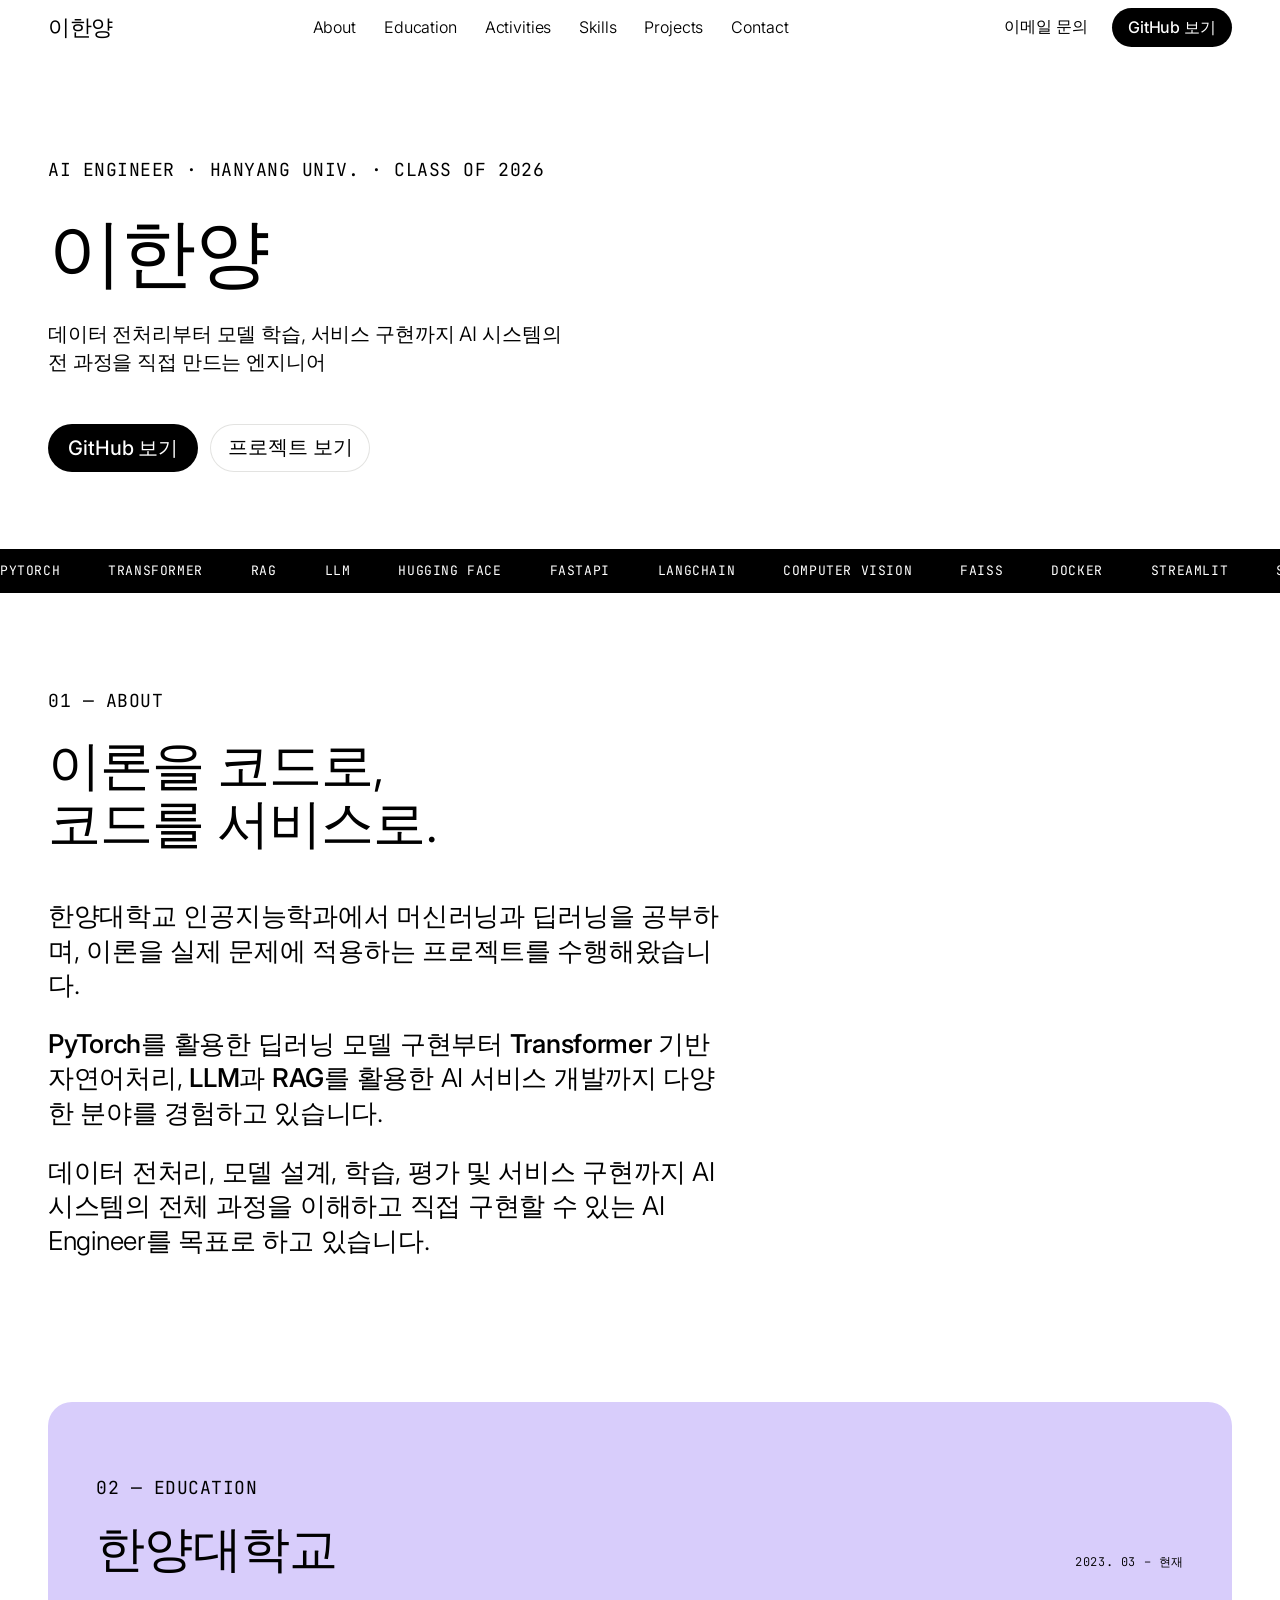
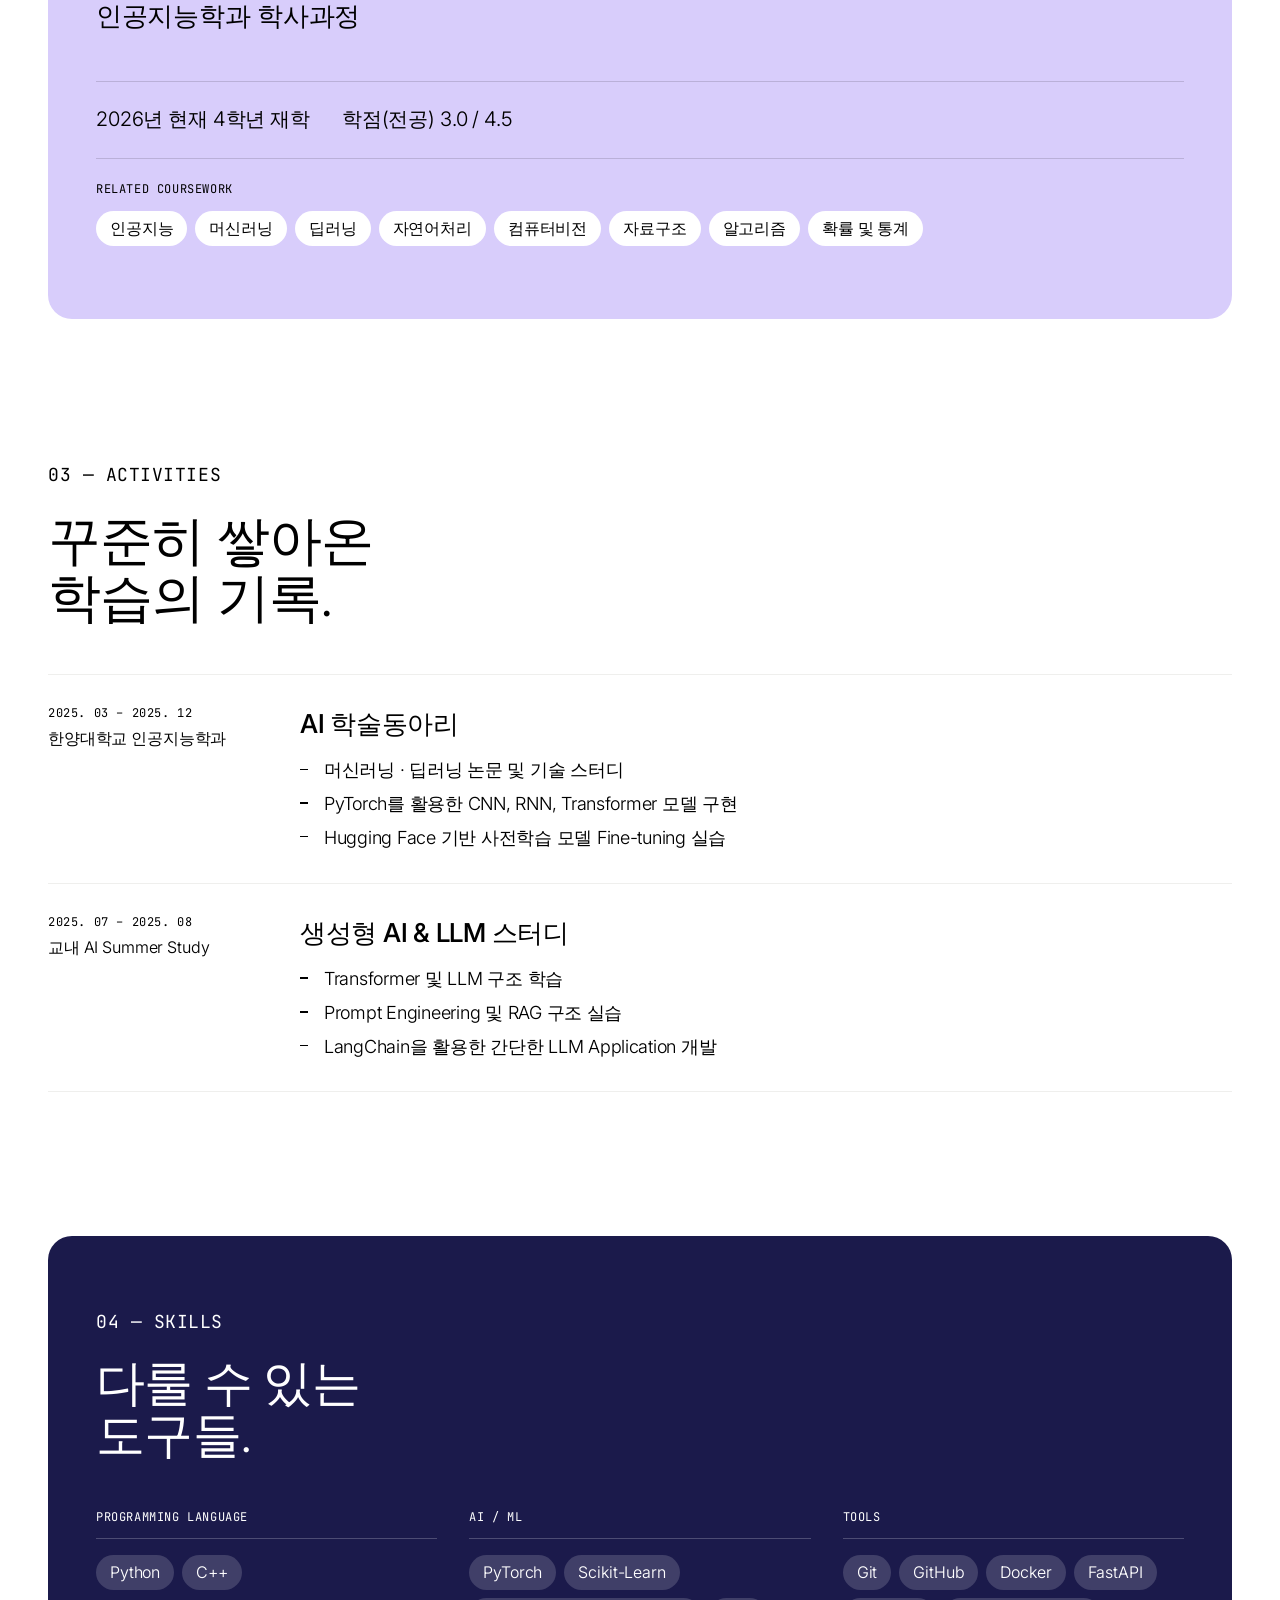
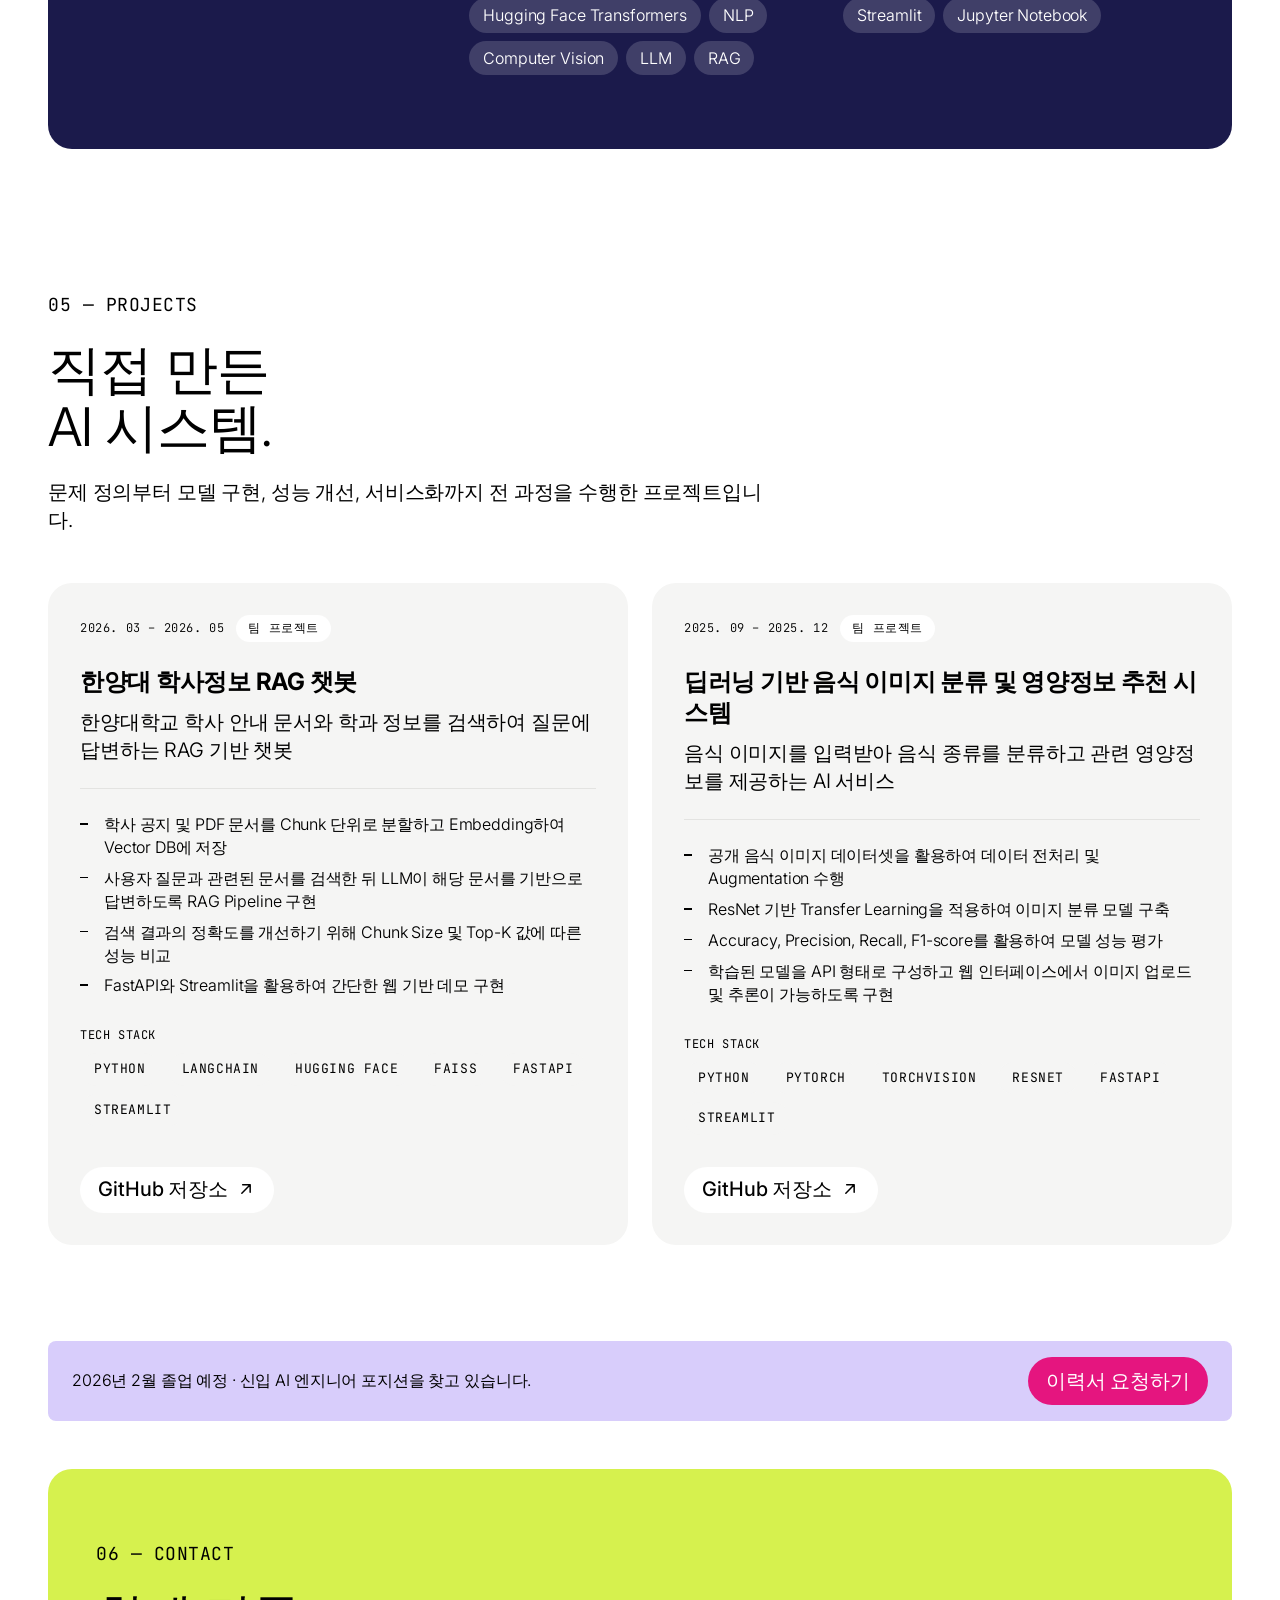
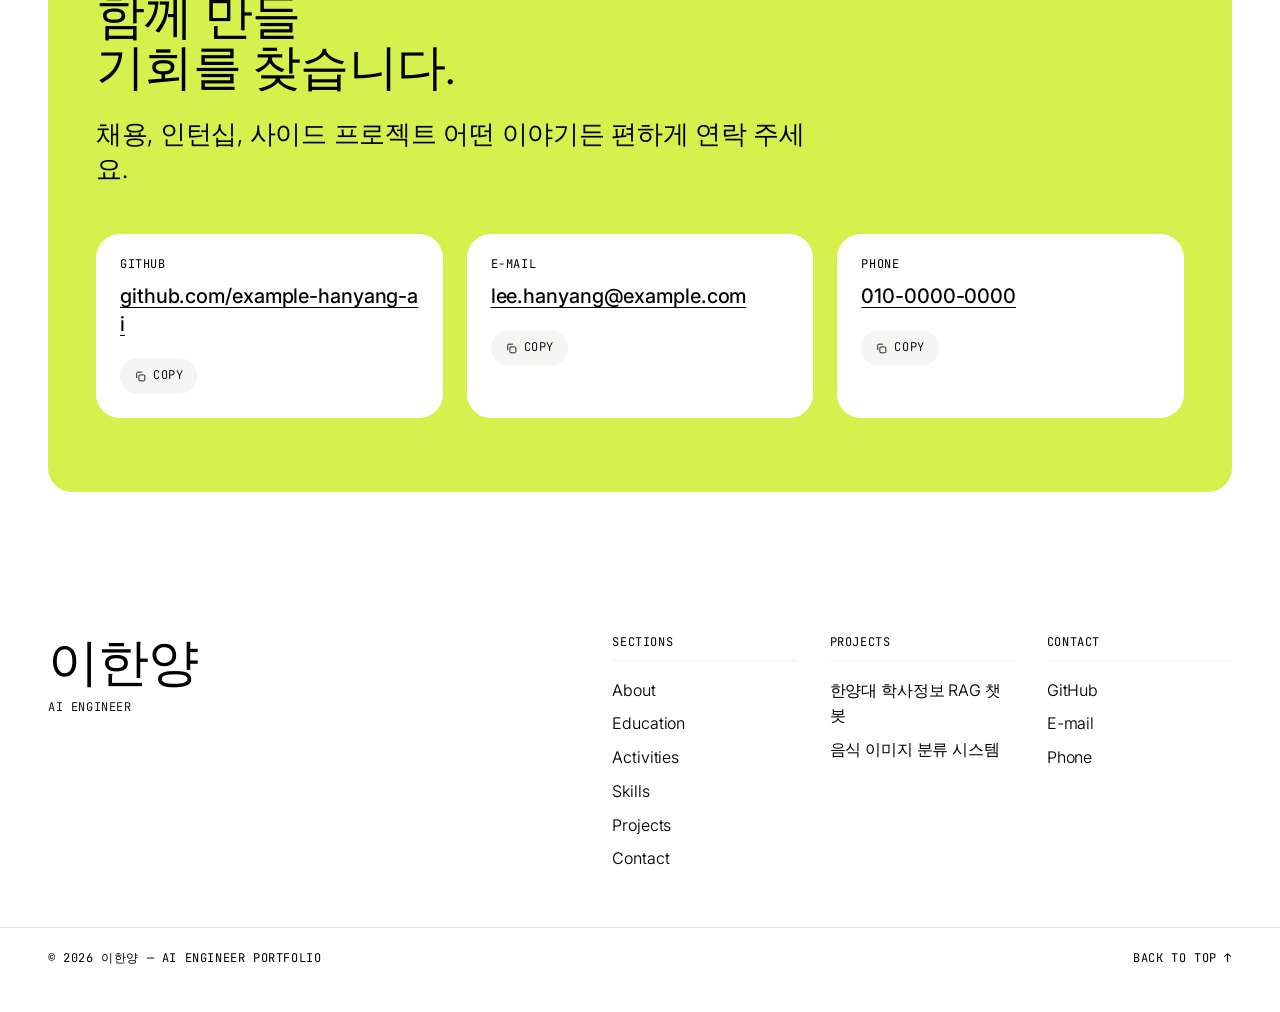
<file: ClaudewithVscode/task1/index.html>
<!DOCTYPE html>
<html lang="ko">
<head>
  <meta charset="UTF-8" />
  <meta name="viewport" content="width=device-width, initial-scale=1.0" />

  <title>이한양 | AI Engineer 포트폴리오</title>
  <meta name="description" content="한양대학교 인공지능학과 이한양의 포트폴리오. PyTorch 기반 딥러닝 모델 구현부터 LLM·RAG를 활용한 AI 서비스 개발까지, AI 시스템 전 과정을 직접 구현합니다." />
  <meta name="author" content="이한양" />
  <meta name="theme-color" content="#FFFFFF" />
  <link rel="canonical" href="https://example-hanyang-ai.github.io/" />

  <!-- Open Graph / Twitter Card -->
  <meta property="og:type" content="website" />
  <meta property="og:site_name" content="이한양 | AI Engineer 포트폴리오" />
  <meta property="og:title" content="이한양 | AI Engineer 포트폴리오" />
  <meta property="og:description" content="데이터 전처리부터 모델 학습, 서비스 구현까지 AI 시스템의 전 과정을 직접 만드는 엔지니어." />
  <meta property="og:url" content="https://example-hanyang-ai.github.io/" />
  <meta property="og:image" content="https://example-hanyang-ai.github.io/assets/img/og-image.png" />
  <meta property="og:image:width" content="1200" />
  <meta property="og:image:height" content="630" />
  <meta name="twitter:card" content="summary_large_image" />
  <meta name="twitter:title" content="이한양 | AI Engineer 포트폴리오" />
  <meta name="twitter:description" content="데이터 전처리부터 모델 학습, 서비스 구현까지 AI 시스템의 전 과정을 직접 만드는 엔지니어." />
  <meta name="twitter:image" content="https://example-hanyang-ai.github.io/assets/img/og-image.png" />

  <link rel="icon" href="assets/img/favicon.svg" type="image/svg+xml" />

  <!-- figmaSans → Inter / figmaMono → JetBrains Mono (문서에 명시된 오픈소스 대체 폰트) -->
  <link rel="preconnect" href="https://fonts.googleapis.com" />
  <link rel="preconnect" href="https://fonts.gstatic.com" crossorigin />
  <link
    rel="stylesheet"
    href="https://fonts.googleapis.com/css2?family=Inter:opsz,wght@14..32,100..900&family=JetBrains+Mono:wght@400;500&display=swap"
  />
  <link rel="stylesheet" href="assets/css/style.css" />

  <!-- JSON-LD Person 스키마 -->
  <script type="application/ld+json">
  {
    "@context": "https://schema.org",
    "@type": "Person",
    "name": "이한양",
    "jobTitle": "AI Engineer",
    "email": "mailto:lee.hanyang@example.com",
    "url": "https://example-hanyang-ai.github.io/",
    "sameAs": ["https://github.com/example-hanyang-ai"],
    "alumniOf": {
      "@type": "CollegeOrUniversity",
      "name": "한양대학교 인공지능학과"
    },
    "knowsAbout": ["Machine Learning", "Deep Learning", "PyTorch", "NLP", "LLM", "RAG", "Computer Vision"]
  }
  </script>
</head>
<body>
  <a class="skip-link" href="#main">본문 바로가기</a>

  <!-- top-nav : 흰 캔버스 · 56px · 우측 secondary + primary 필 페어 -->
  <header class="top-nav" id="topNav">
    <div class="container nav-inner">
      <a class="wordmark" href="#hero">이한양</a>

      <nav class="nav" id="nav" aria-label="주요 섹션">
        <ul class="nav-list" id="navList">
          <li><a class="nav-link" href="#about">About</a></li>
          <li><a class="nav-link" href="#education">Education</a></li>
          <li><a class="nav-link" href="#activities">Activities</a></li>
          <li><a class="nav-link" href="#skills">Skills</a></li>
          <li><a class="nav-link" href="#projects">Projects</a></li>
          <li><a class="nav-link" href="#contact">Contact</a></li>
        </ul>
        <div class="nav-overlay-cta">
          <a class="btn btn-secondary" id="navMailMobile" href="#contact">이메일 문의</a>
          <a class="btn btn-primary" id="navGithubMobile" href="#" target="_blank" rel="noopener noreferrer">GitHub 보기</a>
        </div>
      </nav>

      <div class="nav-actions">
        <a class="btn btn-secondary nav-cta" id="navMail" href="#contact">이메일 문의</a>
        <a class="btn btn-primary nav-cta" id="navGithub" href="#" target="_blank" rel="noopener noreferrer">GitHub 보기</a>

        <button
          class="menu-btn"
          id="menuToggle"
          type="button"
          aria-label="메뉴 열기"
          aria-expanded="false"
          aria-controls="nav"
        >
          <span class="menu-bar"></span>
          <span class="menu-bar"></span>
          <span class="menu-bar"></span>
        </button>
      </div>
    </div>
  </header>

  <main id="main">
    <!-- HERO : 흰 캔버스 -->
    <section class="hero" id="hero">
      <div class="container">
        <p class="eyebrow reveal" id="heroEyebrow"></p>
        <h1 class="display-xl reveal" id="heroName"></h1>
        <p class="hero-tagline reveal" id="heroTagline"></p>
        <div class="hero-cta reveal">
          <a class="btn btn-primary" id="heroGithub" href="#" target="_blank" rel="noopener noreferrer">GitHub 보기</a>
          <a class="btn btn-secondary btn-outline" href="#projects">프로젝트 보기</a>
        </div>
      </div>
    </section>

    <!-- marquee-strip : 검은 리본 -->
    <div class="marquee" id="marquee" aria-hidden="true">
      <div class="marquee-track" id="marqueeTrack"></div>
    </div>

    <!-- ABOUT : 흰 캔버스 -->
    <section class="section" id="about">
      <div class="container">
        <p class="eyebrow reveal">01 — ABOUT</p>
        <h2 class="display-lg reveal">이론을 코드로,<br />코드를 서비스로.</h2>
        <div class="about-body" id="aboutBody"></div>
      </div>
    </section>

    <!-- EDUCATION : 라일락 컬러블록 -->
    <section class="section section-block" id="education">
      <div class="container">
        <div class="color-block color-block-lilac reveal">
          <div class="block-inner" id="educationBody"></div>
        </div>
      </div>
    </section>

    <!-- ACTIVITIES : 흰 캔버스 -->
    <section class="section" id="activities">
      <div class="container">
        <p class="eyebrow reveal">03 — ACTIVITIES</p>
        <h2 class="display-lg reveal">꾸준히 쌓아온<br />학습의 기록.</h2>
        <ol class="timeline" id="activitiesList"></ol>
      </div>
    </section>

    <!-- SKILLS : 네이비 컬러블록 (유일한 인버스 서피스) -->
    <section class="section section-block" id="skills">
      <div class="container">
        <div class="color-block color-block-navy reveal">
          <div class="block-inner">
            <p class="eyebrow eyebrow-inverse">04 — SKILLS</p>
            <h2 class="block-title">다룰 수 있는<br />도구들.</h2>
            <div class="skills-grid" id="skillsGrid"></div>
          </div>
        </div>
      </div>
    </section>

    <!-- PROJECTS : 흰 캔버스 + 소프트 서피스 타일 -->
    <section class="section" id="projects">
      <div class="container">
        <p class="eyebrow reveal">05 — PROJECTS</p>
        <h2 class="display-lg reveal">직접 만든<br />AI 시스템.</h2>
        <p class="section-desc reveal">문제 정의부터 모델 구현, 성능 개선, 서비스화까지 전 과정을 수행한 프로젝트입니다.</p>
        <div class="project-grid" id="projectGrid"></div>
      </div>
    </section>

    <!-- PROMO BANNER : 흰 캔버스 위 라일락 배너 -->
    <div class="container">
      <div class="promo-banner reveal" id="promoBanner"></div>
    </div>

    <!-- CONTACT : 라임 컬러블록 -->
    <section class="section section-block" id="contact">
      <div class="container">
        <div class="color-block color-block-lime reveal">
          <div class="block-inner">
            <p class="eyebrow">06 — CONTACT</p>
            <h2 class="block-title">함께 만들<br />기회를 찾습니다.</h2>
            <p class="block-subhead">채용, 인턴십, 사이드 프로젝트 어떤 이야기든 편하게 연락 주세요.</p>
            <div class="contact-grid" id="contactGrid"></div>
          </div>
        </div>
      </div>
    </section>
  </main>

  <!-- FOOTER : 흰 캔버스 · 워드마크 + 링크 그리드 -->
  <footer class="footer">
    <div class="container footer-inner">
      <div class="footer-brand">
        <p class="footer-wordmark">이한양</p>
        <p class="footer-role">AI ENGINEER</p>
      </div>
      <div class="footer-grid" id="footerGrid"></div>
    </div>
    <div class="container footer-bottom">
      <p class="caption">© <span id="year"></span> 이한양 — AI Engineer Portfolio</p>
      <a class="caption footer-top-link" href="#hero">BACK TO TOP ↑</a>
    </div>
  </footer>

  <div class="toast" id="toast" role="status" aria-live="polite"></div>

  <script src="assets/js/data.js"></script>
  <script src="assets/js/main.js"></script>
</body>
</html>
</file>
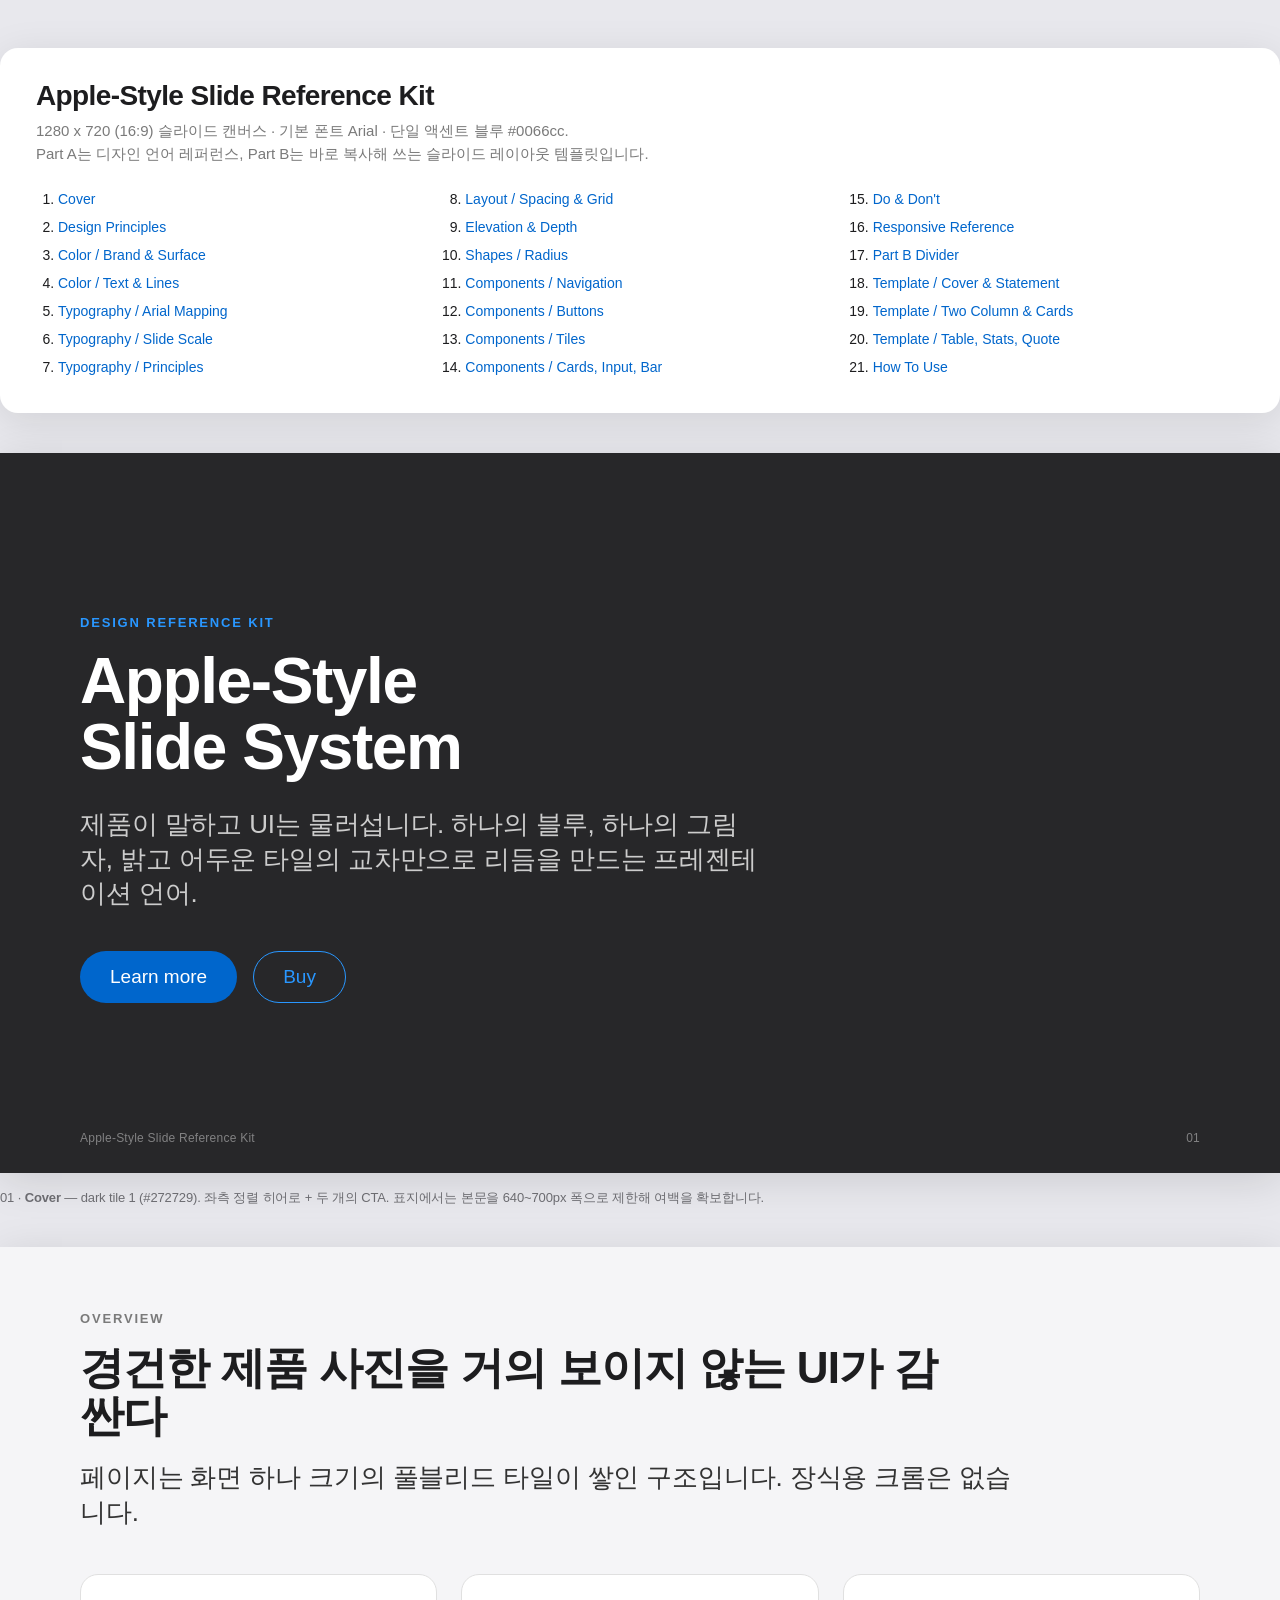
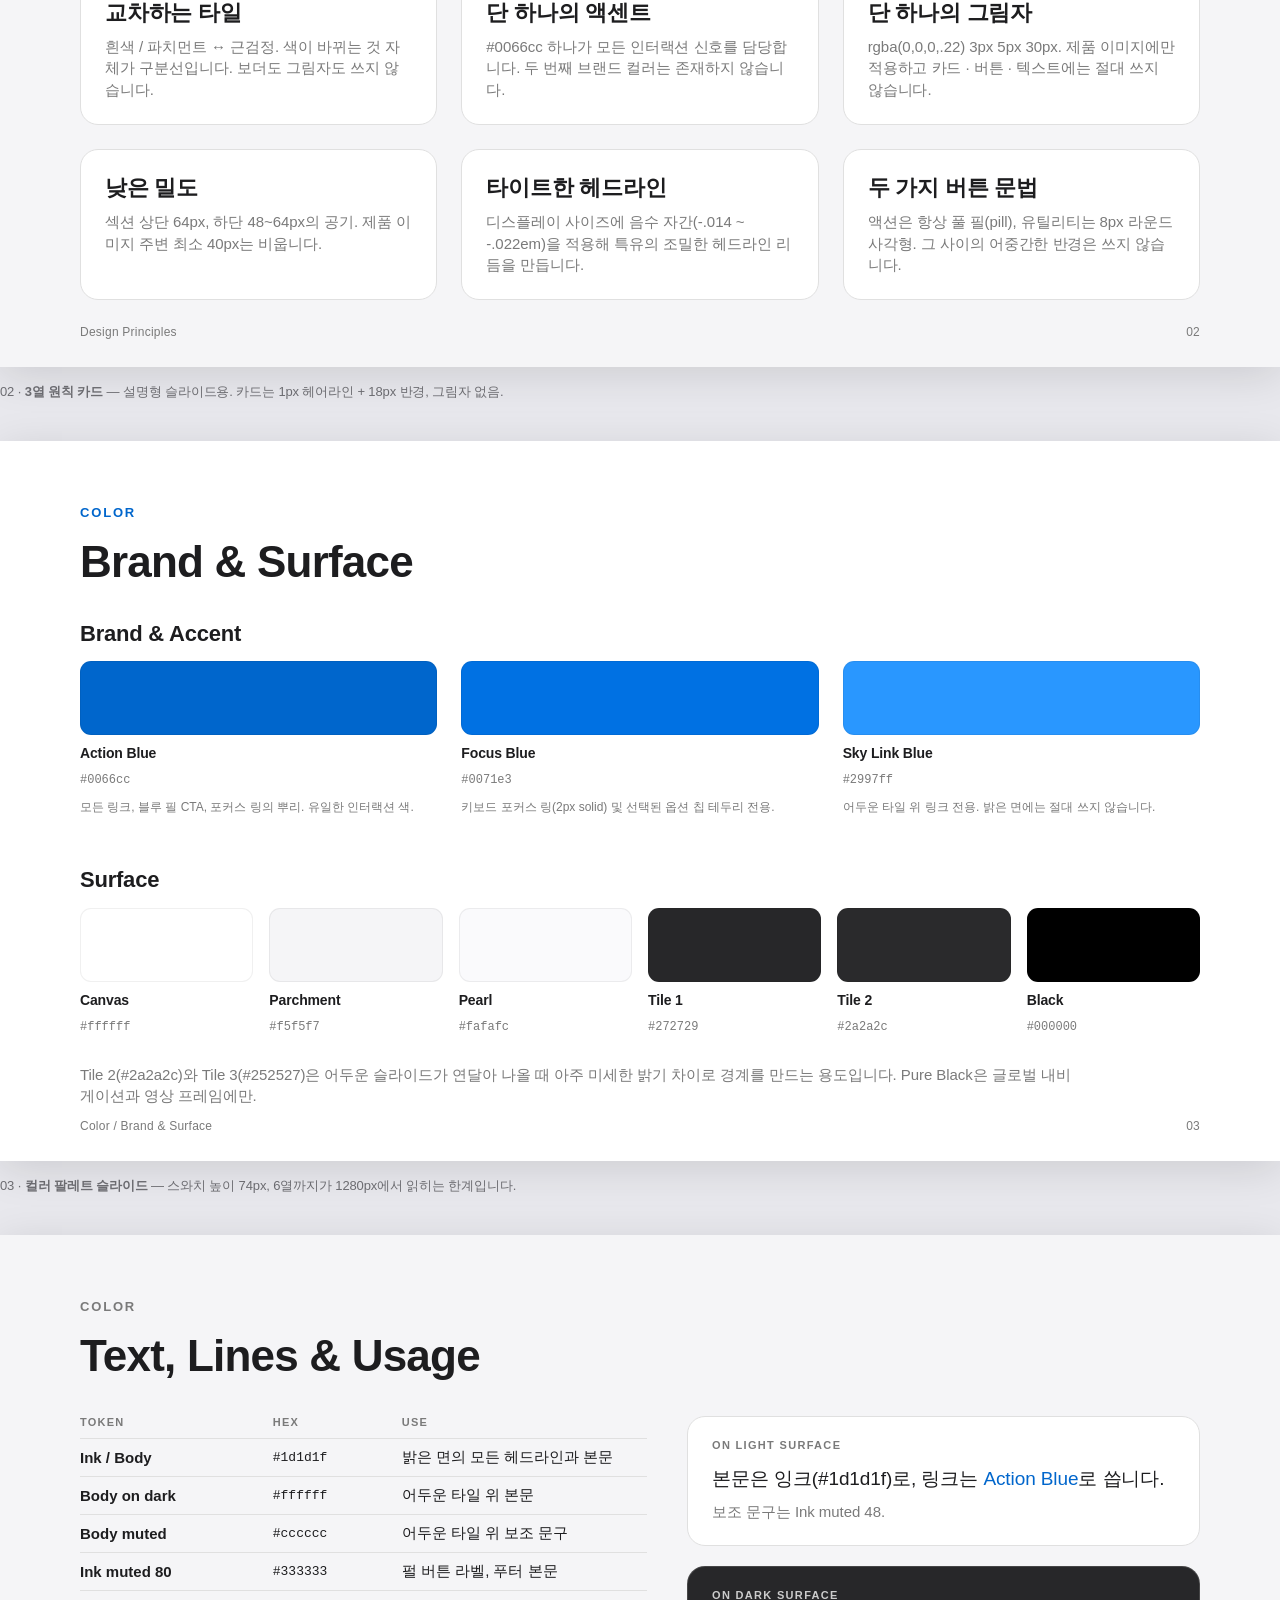
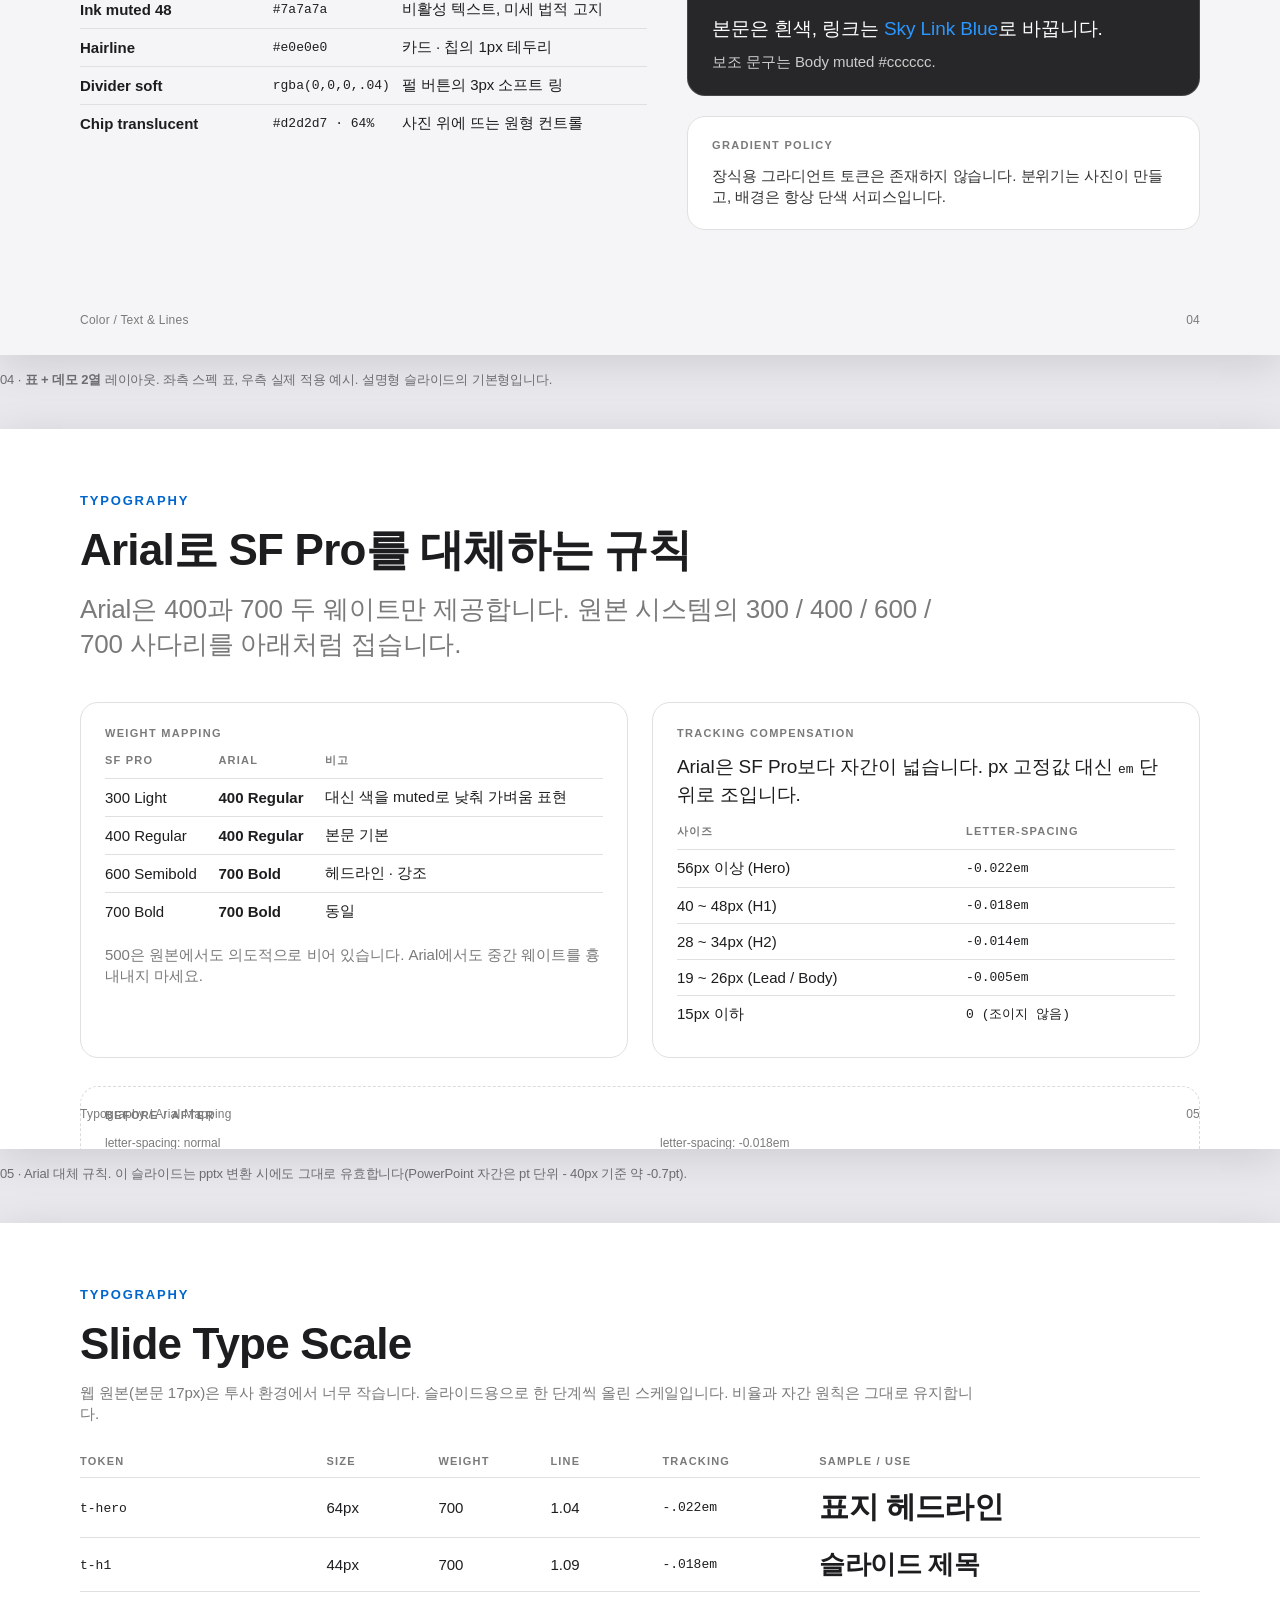
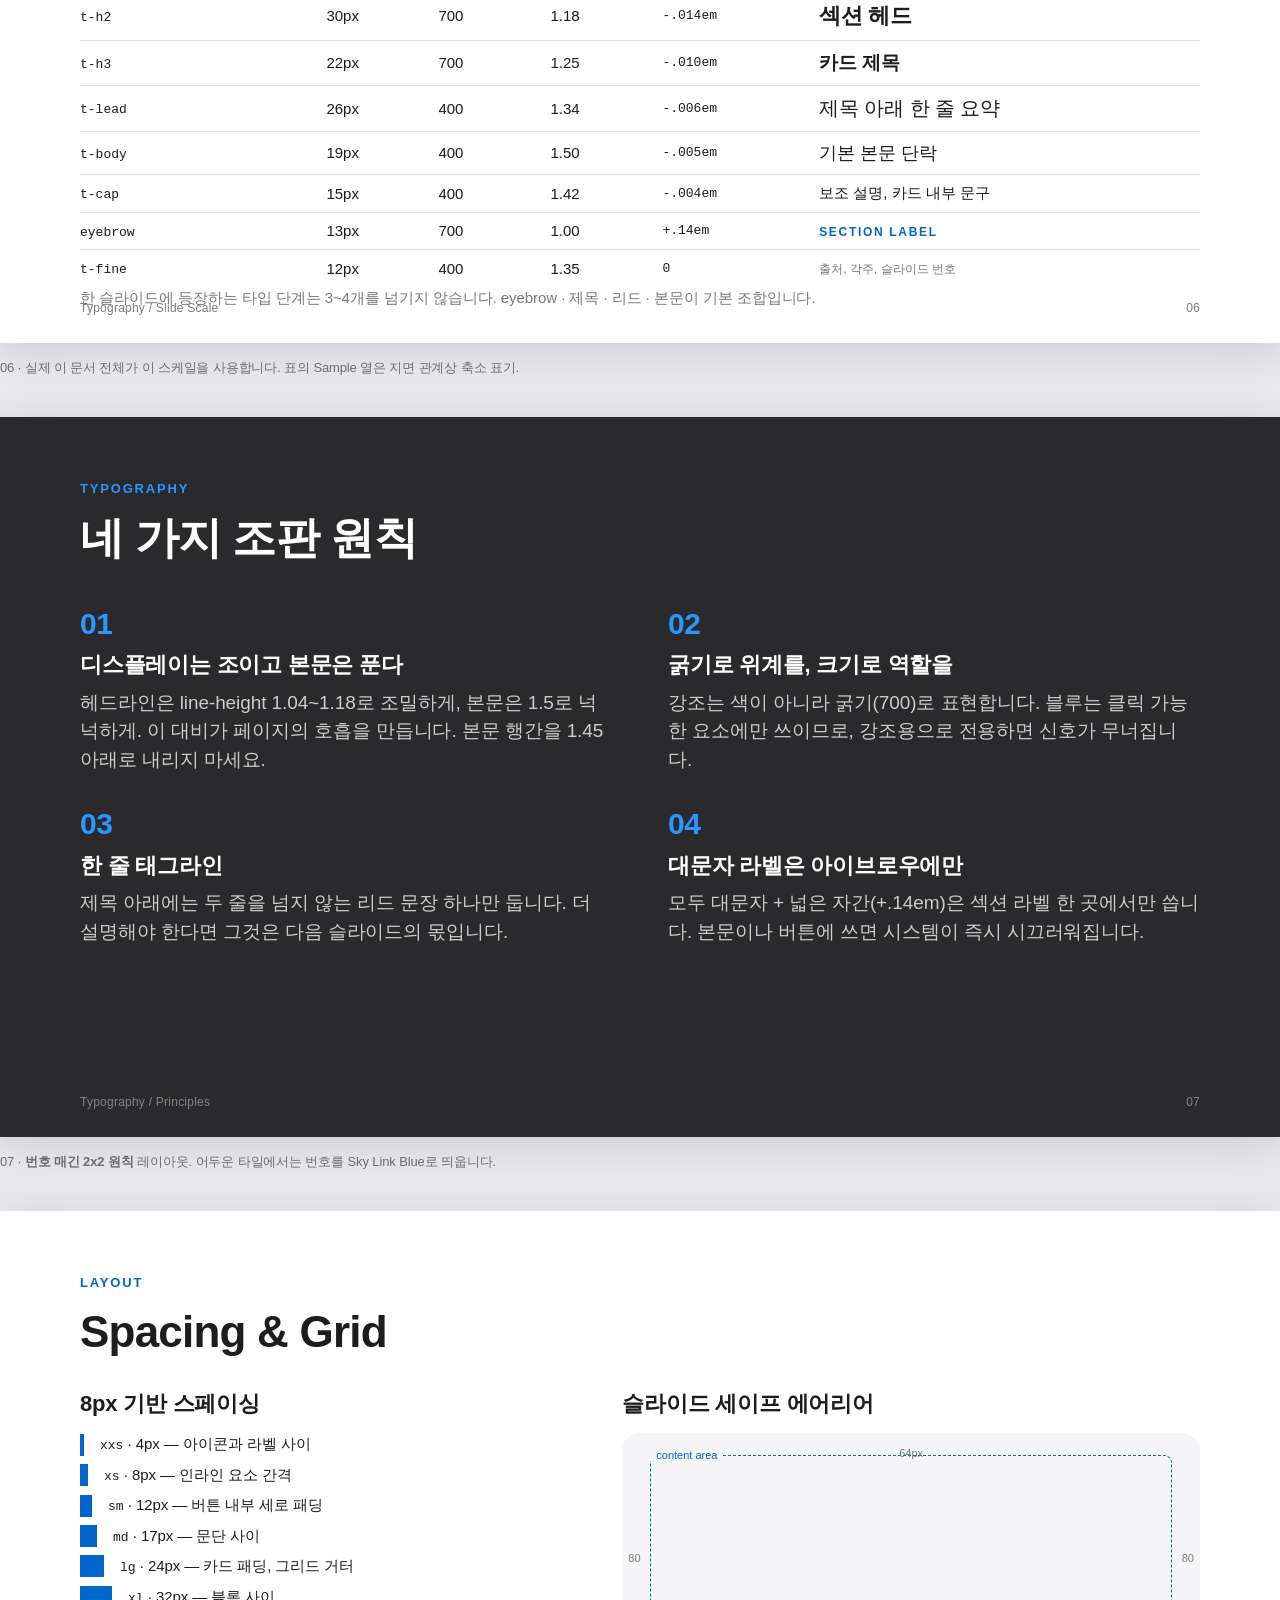
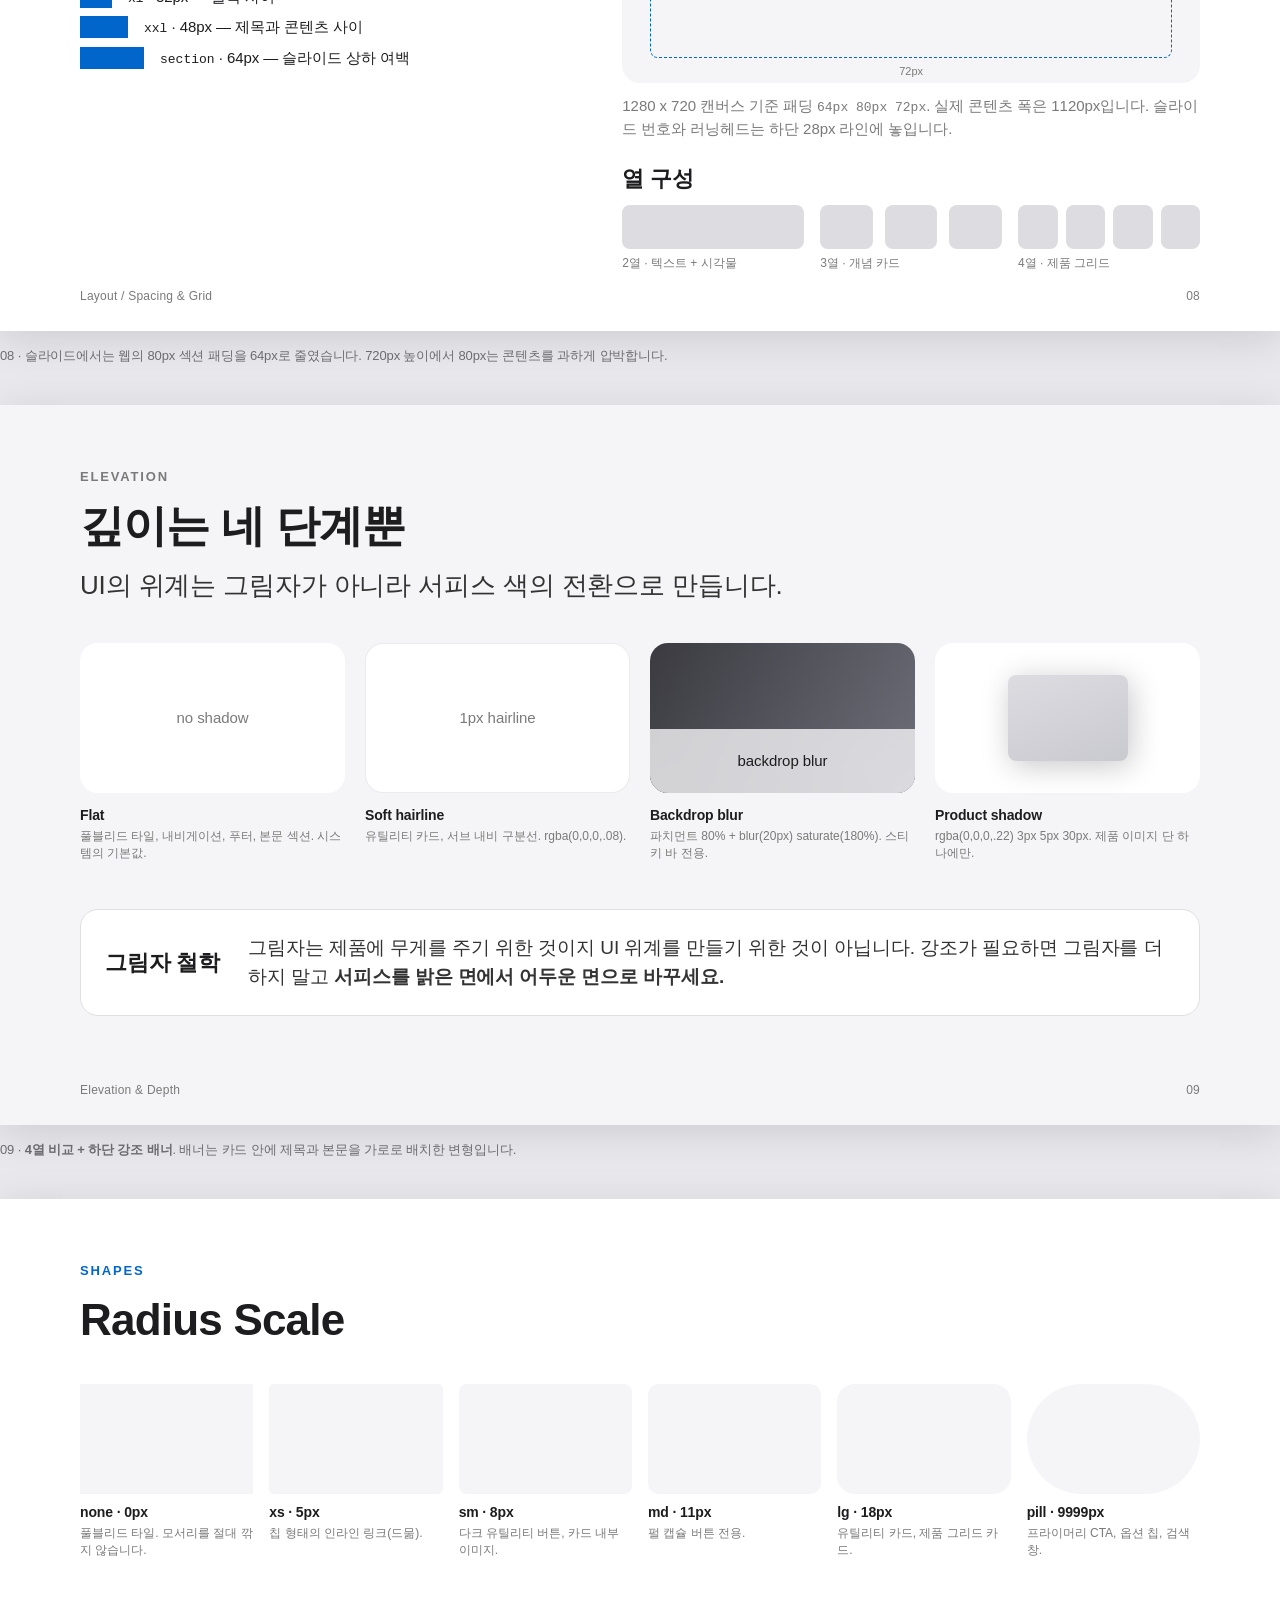
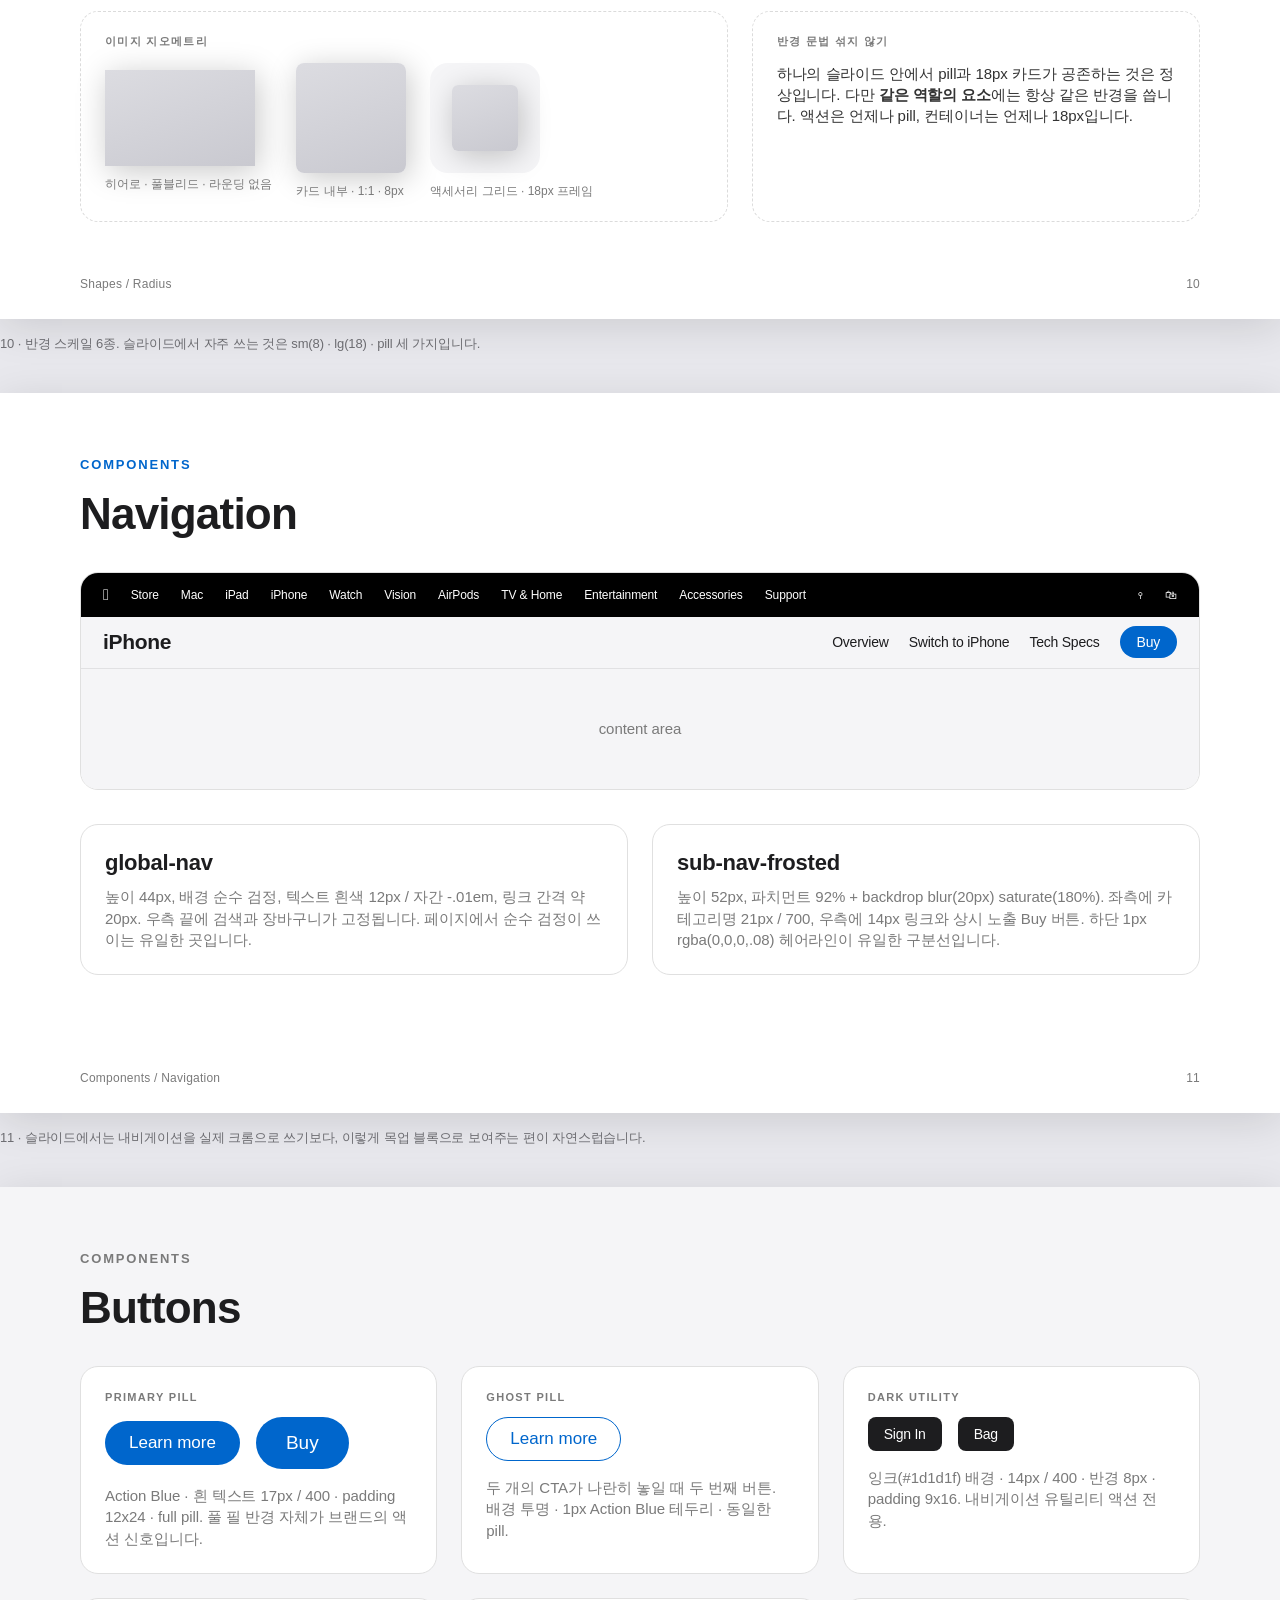
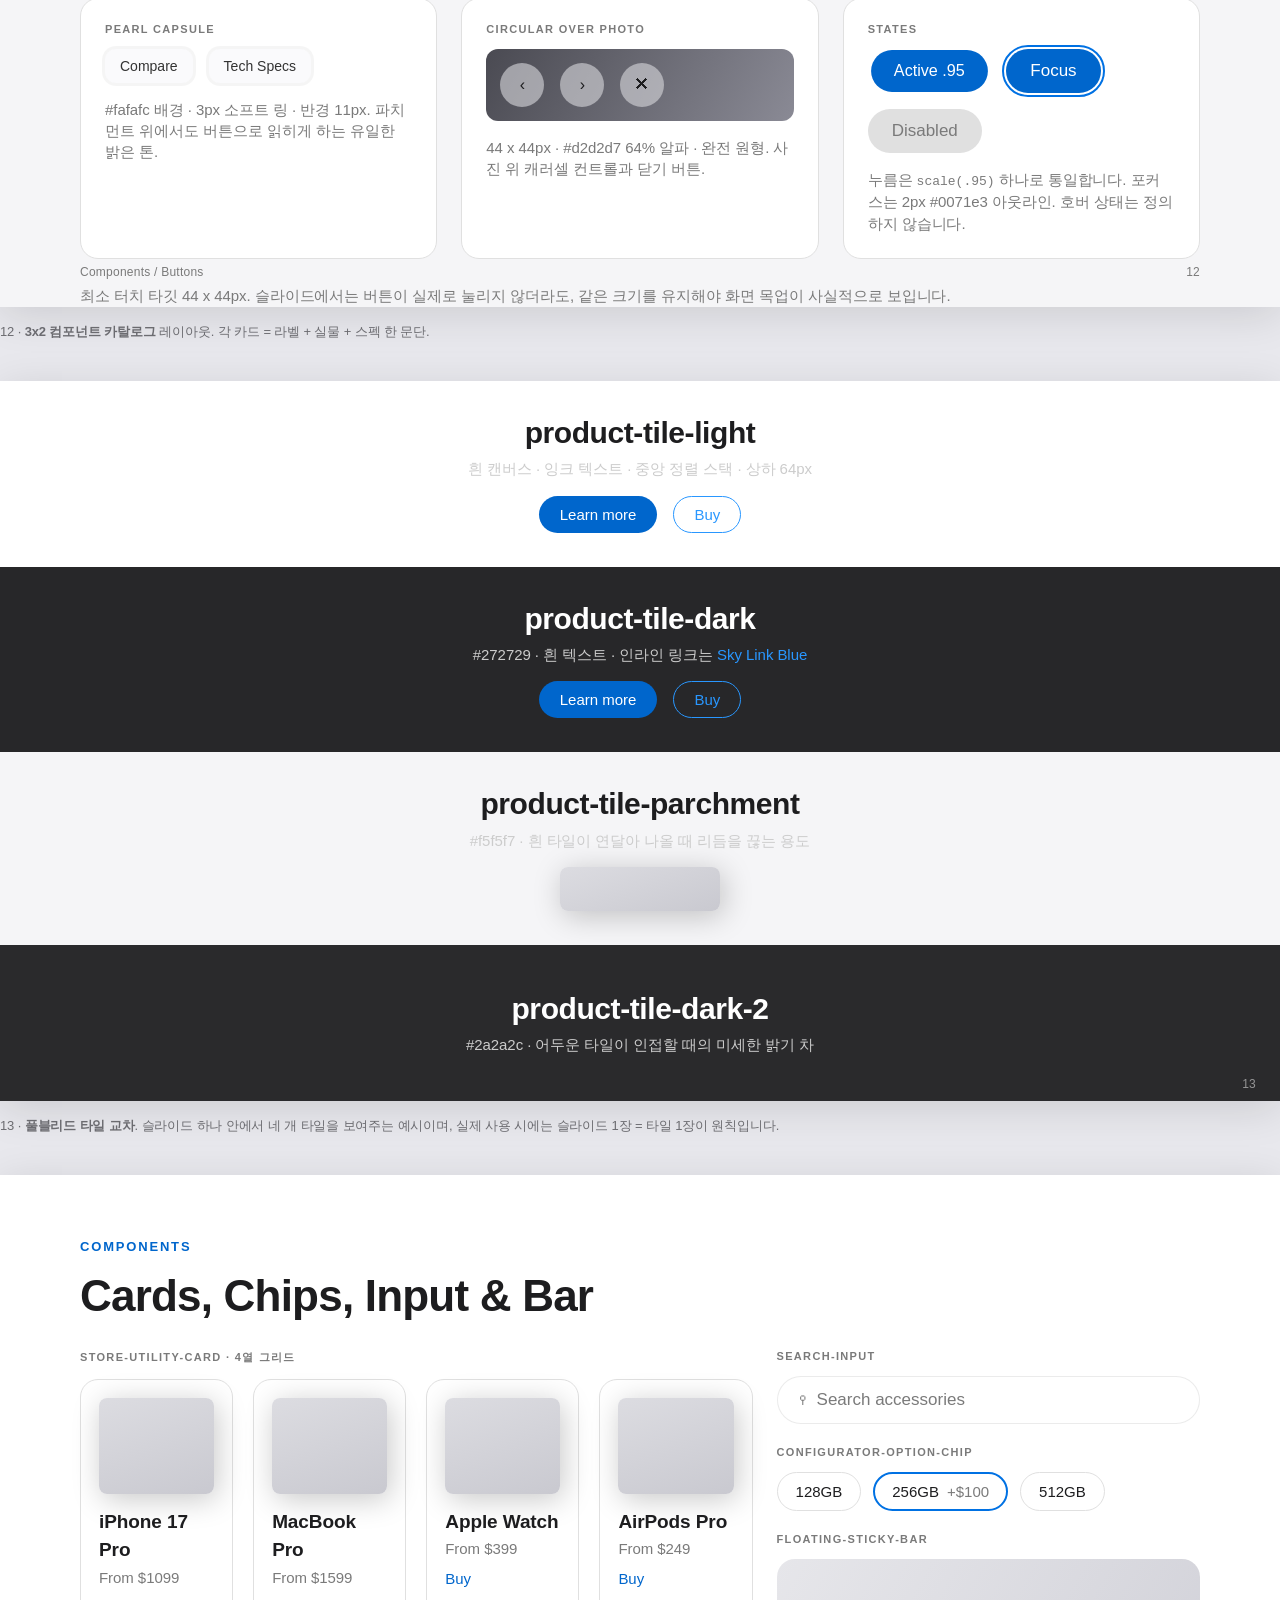
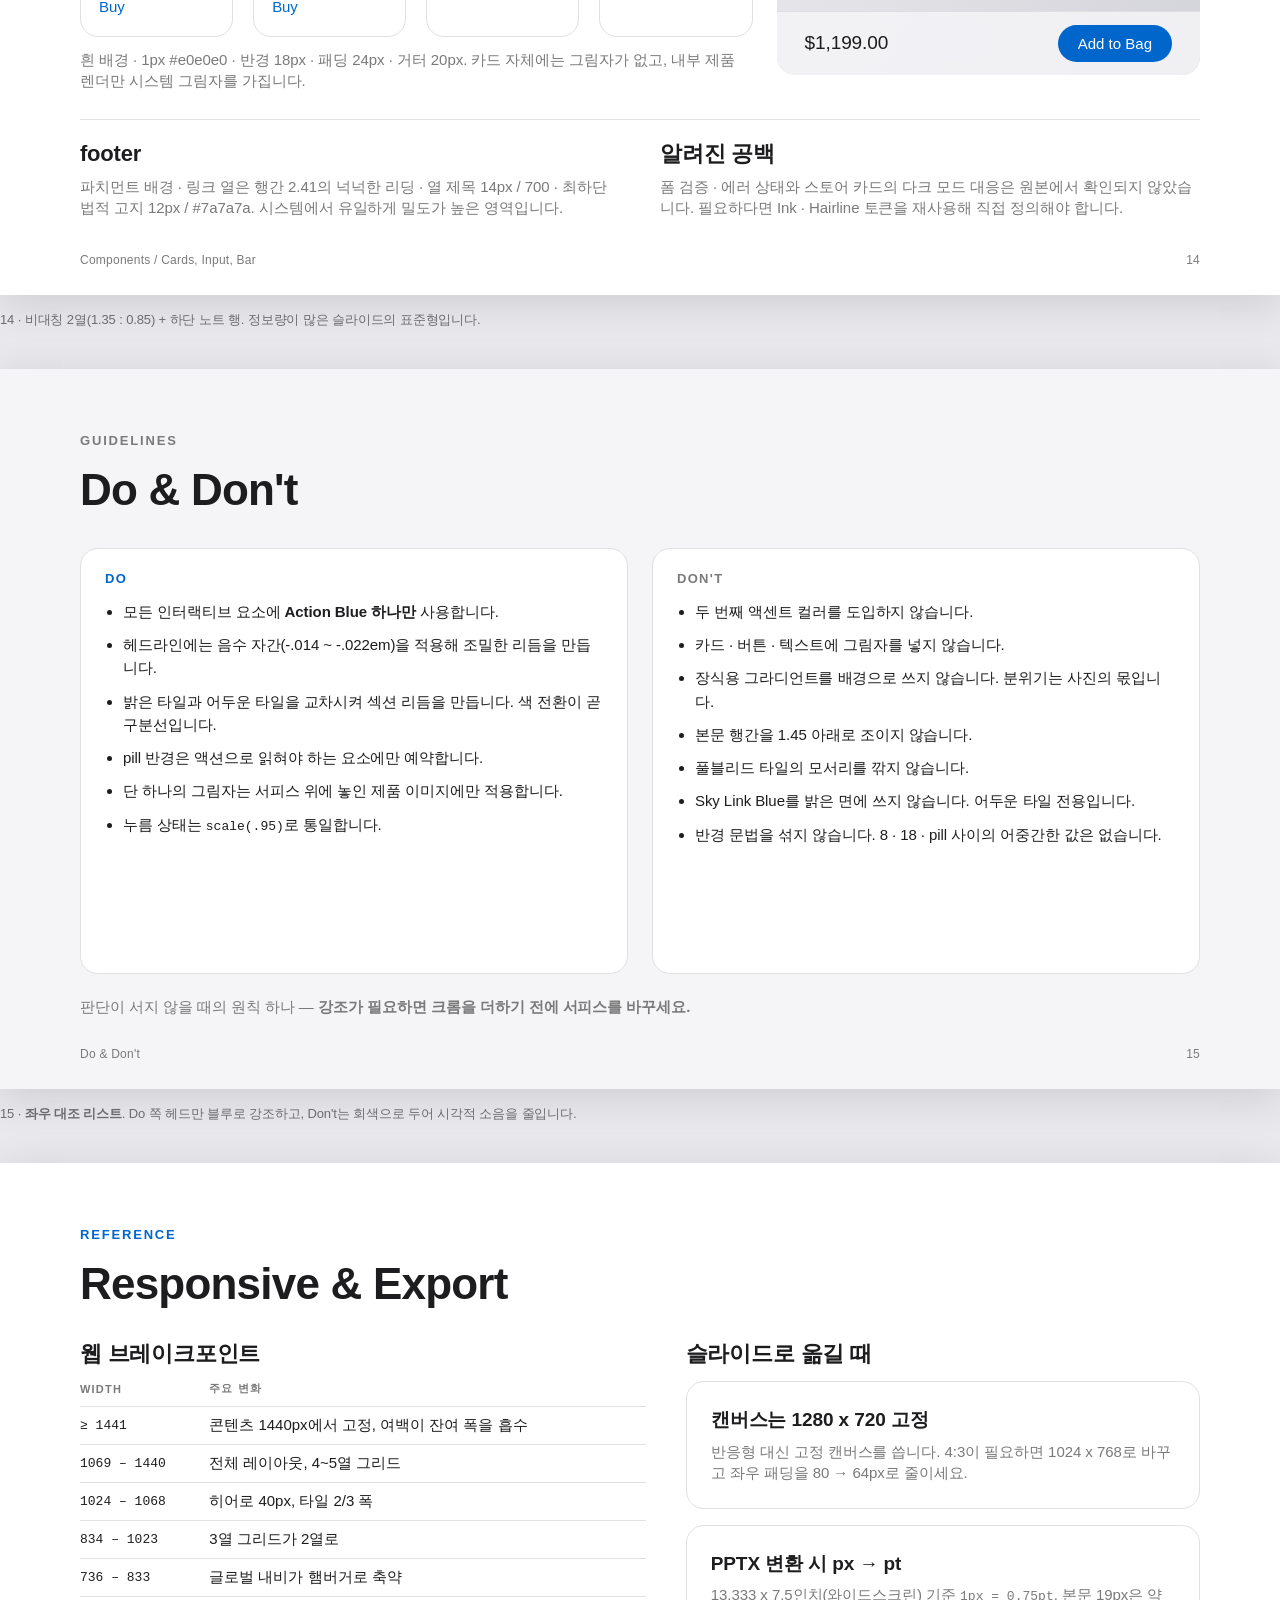
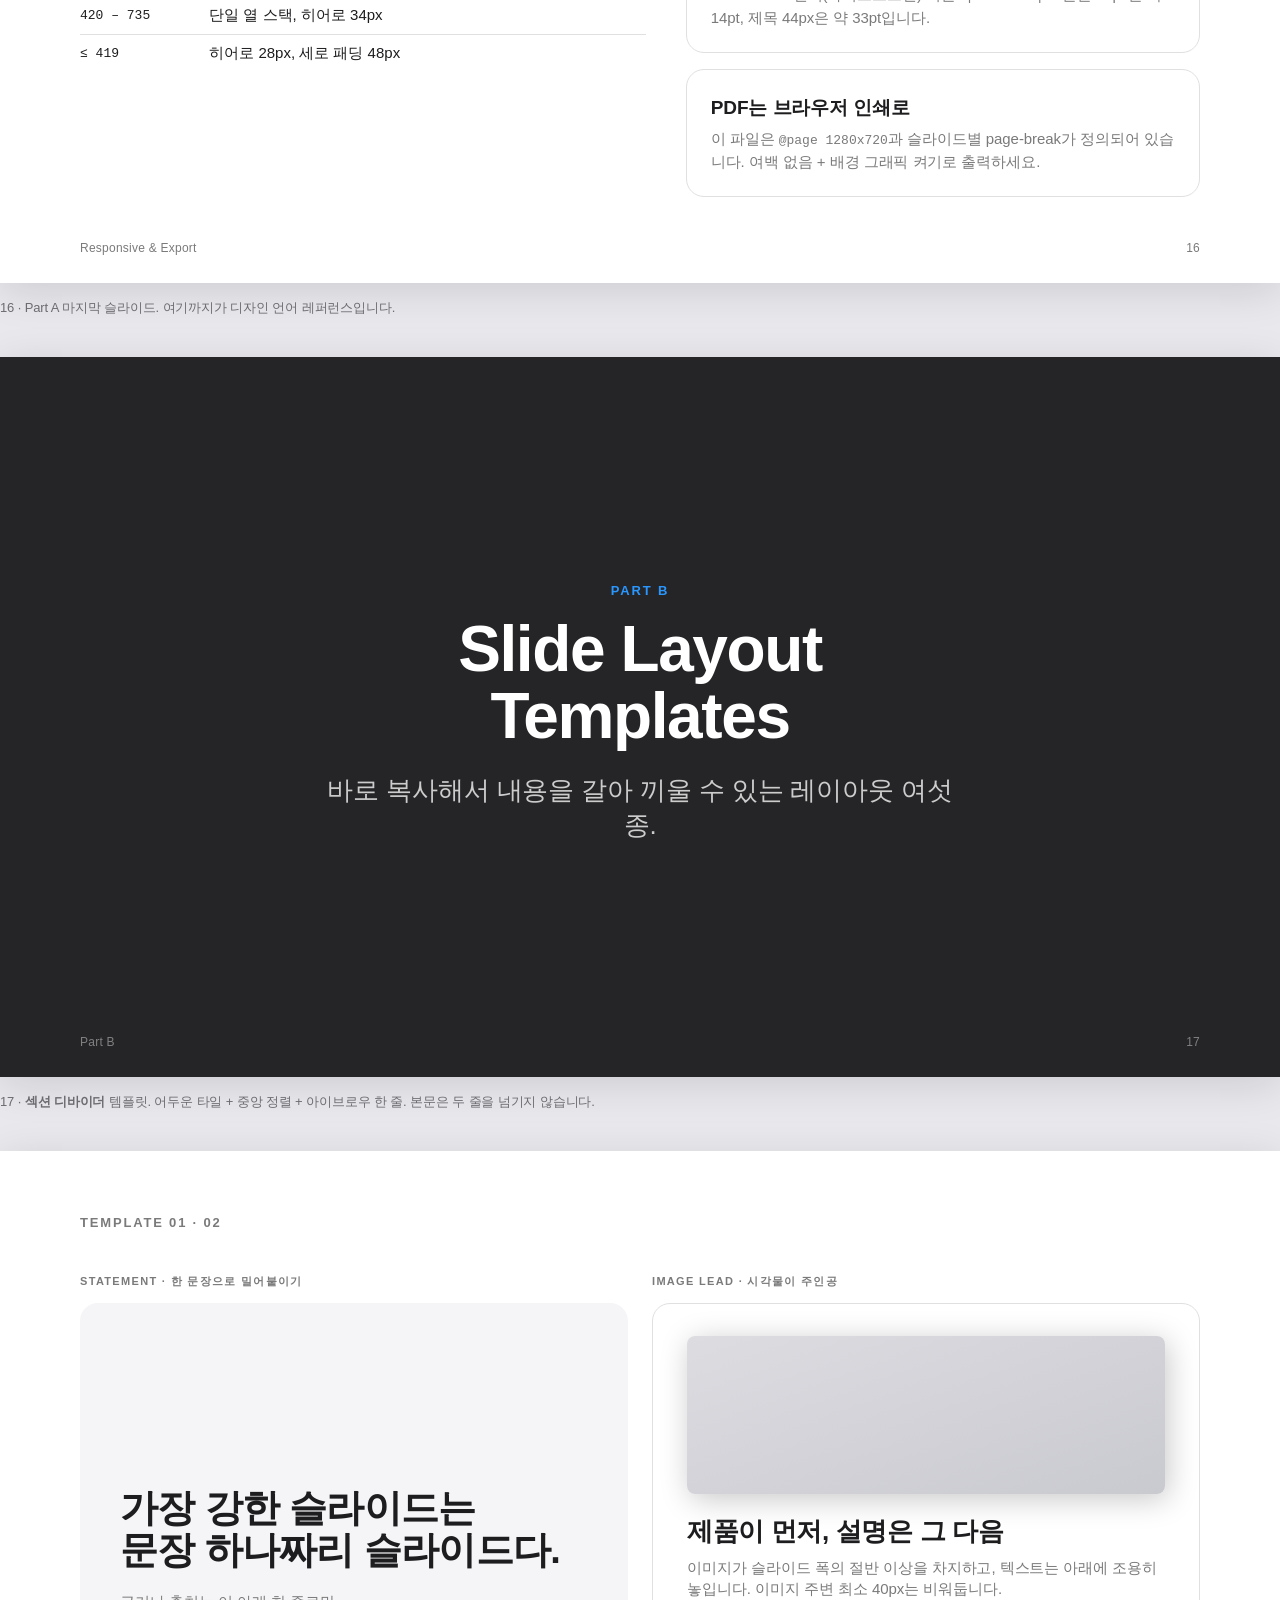
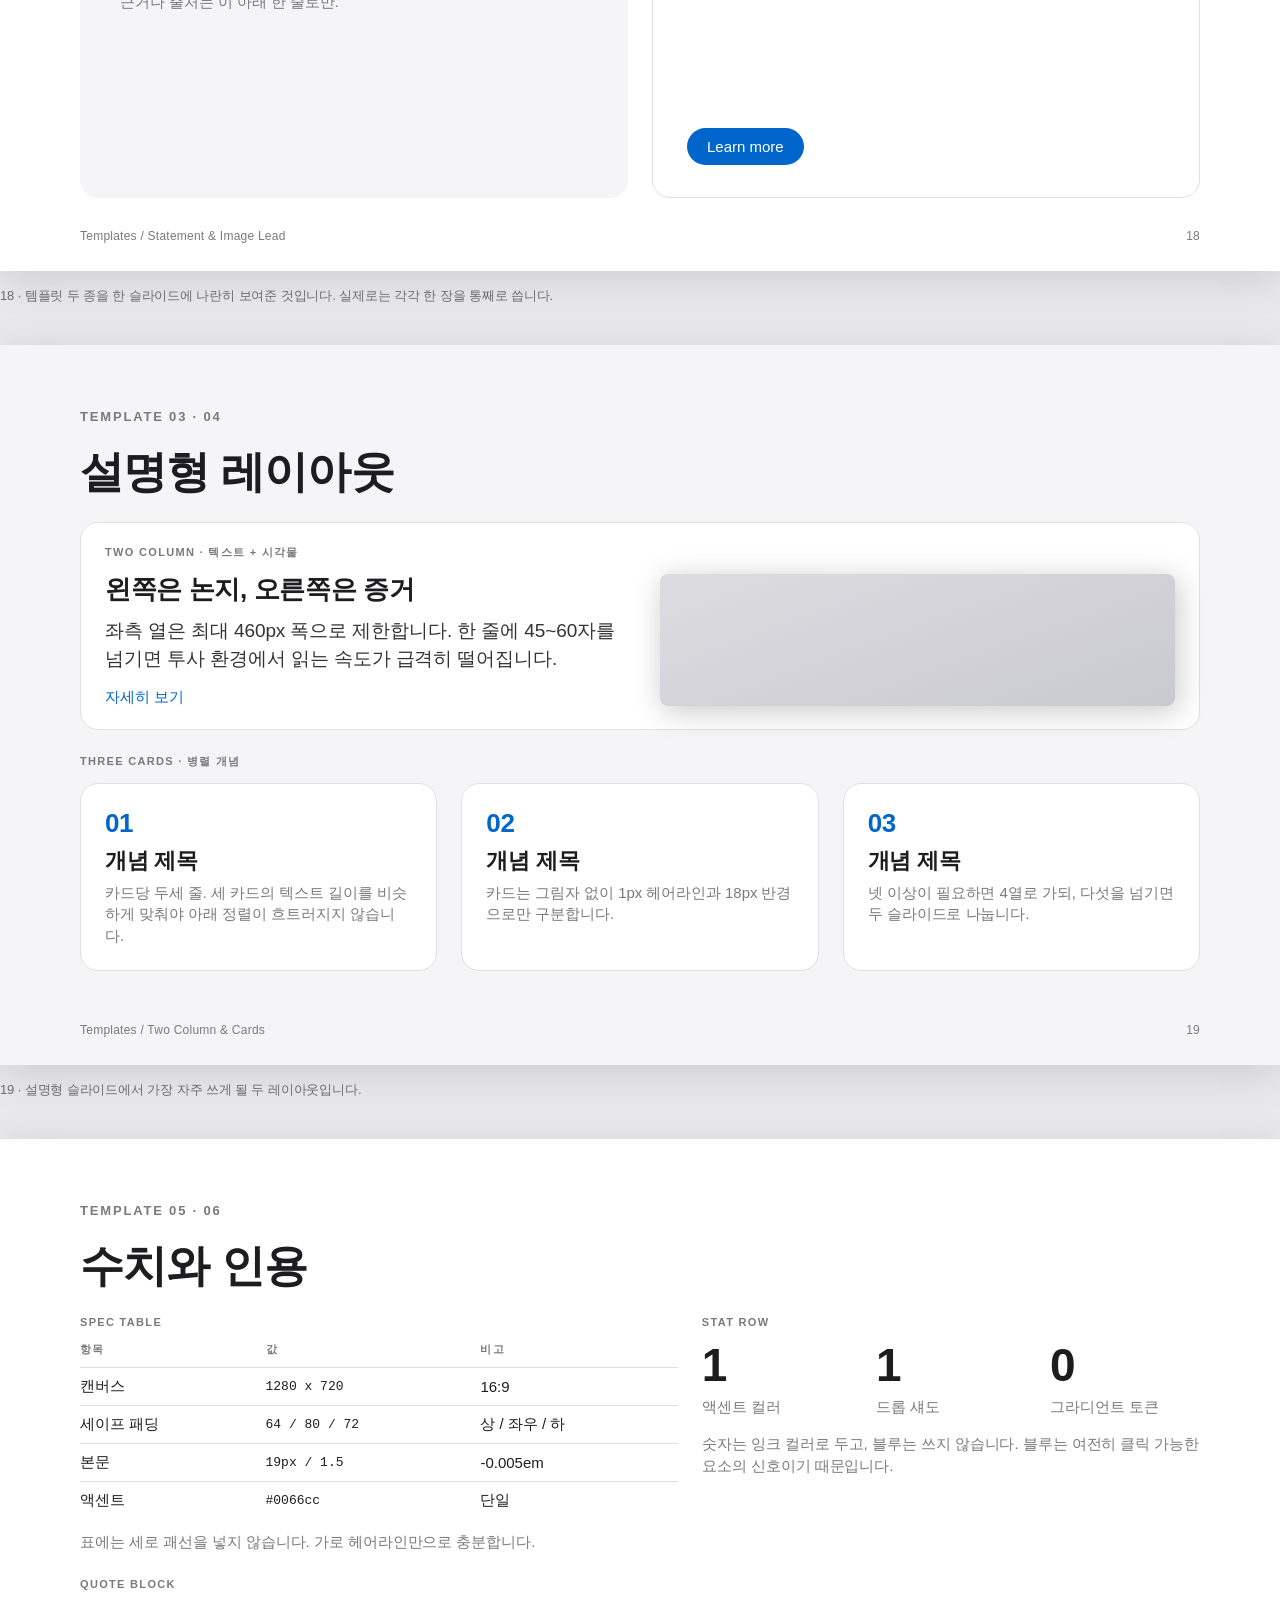
<file: ClaudewithVscode/task3/apple-reference-slides.html>
<!DOCTYPE html>
<html lang="ko">
<head>
<meta charset="utf-8">
<meta name="viewport" content="width=device-width, initial-scale=1">
<title>Apple-Style Slide Reference Kit</title>
<style>
/* ============================================================
   APPLE-STYLE SLIDE REFERENCE KIT
   Base font: Arial (Helvetica / sans-serif fallback)
   Slide canvas: 1280 x 720 (16:9)
   ============================================================ */

/* ---------- 1. TOKENS ---------- */
:root{
  /* Brand & accent */
  --primary:#0066cc;
  --primary-focus:#0071e3;
  --primary-on-dark:#2997ff;

  /* Surface */
  --canvas:#ffffff;
  --canvas-parchment:#f5f5f7;
  --surface-pearl:#fafafc;
  --surface-tile-1:#272729;
  --surface-tile-2:#2a2a2c;
  --surface-tile-3:#252527;
  --surface-black:#000000;
  --surface-chip:rgba(210,210,215,.64);

  /* Text */
  --ink:#1d1d1f;
  --body-on-dark:#ffffff;
  --body-muted:#cccccc;
  --ink-80:#333333;
  --ink-48:#7a7a7a;

  /* Lines */
  --divider-soft:rgba(0,0,0,.04);
  --hairline:#e0e0e0;
  --hairline-dark:rgba(255,255,255,.14);

  /* Radius */
  --r-none:0px;
  --r-xs:5px;
  --r-sm:8px;
  --r-md:11px;
  --r-lg:18px;
  --r-pill:9999px;

  /* Spacing */
  --s-xxs:4px;  --s-xs:8px;  --s-sm:12px; --s-md:17px;
  --s-lg:24px;  --s-xl:32px; --s-xxl:48px; --s-section:64px;

  /* The one shadow */
  --product-shadow:rgba(0,0,0,.22) 3px 5px 30px 0;

  /* Type. Arial ships only 400 and 700.
     Apple 300/400 maps to 400. Apple 600/700 maps to 700. */
  --font:Arial, "Helvetica Neue", Helvetica, sans-serif;
  --fw-reg:400;
  --fw-strong:700;
}

/* ---------- 2. RESET / PAGE SHELL ---------- */
*{box-sizing:border-box;}
html,body{margin:0;padding:0;}
body{
  font-family:var(--font);
  background:#e8e8ed;
  color:var(--ink);
  -webkit-font-smoothing:antialiased;
}
.deck{
  display:flex;
  flex-direction:column;
  align-items:center;
  gap:40px;
  padding:48px 24px 96px;
}

/* ---------- 3. SLIDE CANVAS ---------- */
.slide{
  position:relative;
  width:1280px;
  height:720px;
  flex:none;
  overflow:hidden;
  background:var(--canvas);
  color:var(--ink);
  box-shadow:0 8px 40px rgba(0,0,0,.12); /* screen chrome only, not part of the system */
}
.slide__inner{
  position:absolute;
  inset:0;
  padding:64px 80px 72px;
  display:flex;
  flex-direction:column;
}
.slide--parchment{background:var(--canvas-parchment);}
.slide--dark{background:var(--surface-tile-1);color:var(--body-on-dark);}
.slide--dark-2{background:var(--surface-tile-2);color:var(--body-on-dark);}
.slide--dark-3{background:var(--surface-tile-3);color:var(--body-on-dark);}
.slide--black{background:var(--surface-black);color:var(--body-on-dark);}

.slide__meta{
  position:absolute;left:80px;right:80px;bottom:28px;
  display:flex;justify-content:space-between;align-items:baseline;
  font-size:12px;letter-spacing:.02em;color:var(--ink-48);
}
.slide--dark .slide__meta,
.slide--dark-2 .slide__meta,
.slide--dark-3 .slide__meta,
.slide--black .slide__meta{color:rgba(255,255,255,.42);}

.slide-note{
  width:1280px;font-size:13px;color:#6e6e73;
  margin:-24px 0 0;letter-spacing:-.01em;
}

/* ---------- 4. SLIDE TYPE SCALE (Arial-adapted) ---------- */
.eyebrow{
  font-size:13px;font-weight:var(--fw-strong);
  letter-spacing:.14em;text-transform:uppercase;
  color:var(--primary);margin:0 0 18px;
}
.slide--dark .eyebrow,.slide--dark-2 .eyebrow,
.slide--dark-3 .eyebrow,.slide--black .eyebrow{color:var(--primary-on-dark);}
.eyebrow--muted{color:var(--ink-48);}

.t-hero{font-size:64px;font-weight:var(--fw-strong);line-height:1.04;letter-spacing:-.022em;margin:0;}
.t-h1  {font-size:44px;font-weight:var(--fw-strong);line-height:1.09;letter-spacing:-.018em;margin:0;}
.t-h2  {font-size:30px;font-weight:var(--fw-strong);line-height:1.18;letter-spacing:-.014em;margin:0;}
.t-h3  {font-size:22px;font-weight:var(--fw-strong);line-height:1.25;letter-spacing:-.01em;margin:0;}
.t-lead{font-size:26px;font-weight:var(--fw-reg);line-height:1.34;letter-spacing:-.006em;margin:0;}
.t-body{font-size:19px;font-weight:var(--fw-reg);line-height:1.5;letter-spacing:-.005em;margin:0;}
.t-cap {font-size:15px;font-weight:var(--fw-reg);line-height:1.42;letter-spacing:-.004em;margin:0;}
.t-fine{font-size:12px;font-weight:var(--fw-reg);line-height:1.35;margin:0;}
.t-mono{font-family:Consolas,"Courier New",monospace;font-size:13px;letter-spacing:0;}

.muted{color:var(--ink-48);}
.muted-80{color:var(--ink-80);}
.slide--dark .muted,.slide--dark-2 .muted,
.slide--dark-3 .muted,.slide--black .muted{color:var(--body-muted);}
.slide--dark .muted-80,.slide--dark-2 .muted-80,
.slide--dark-3 .muted-80,.slide--black .muted-80{color:var(--body-muted);}

a,.link{color:var(--primary);text-decoration:none;}
.slide--dark .link,.slide--dark-2 .link,
.slide--dark-3 .link,.slide--black .link{color:var(--primary-on-dark);}

.stack-8 >*+*{margin-top:8px;}
.stack-12>*+*{margin-top:12px;}
.stack-16>*+*{margin-top:16px;}
.stack-24>*+*{margin-top:24px;}
.stack-32>*+*{margin-top:32px;}
.center{text-align:center;align-items:center;}
.grow{flex:1;}
.row-12{display:flex;gap:12px;}
.row-16{display:flex;gap:16px;}
.row-24{display:flex;gap:24px;}
.row-40{display:flex;gap:40px;}
.wrap{flex-wrap:wrap;}
.mid{align-items:center;}

/* ---------- 5. BUTTONS ---------- */
.btn{
  display:inline-flex;align-items:center;justify-content:center;
  font-family:var(--font);border:0;cursor:default;
  transition:transform .12s ease;
}
.btn:active{transform:scale(.95);}
.btn-primary{
  background:var(--primary);color:#fff;
  font-size:17px;font-weight:var(--fw-reg);
  padding:12px 24px;border-radius:var(--r-pill);
}
.btn-primary--lg{font-size:19px;padding:15px 30px;}
.btn-ghost{
  background:transparent;color:var(--primary);
  border:1px solid var(--primary);
  font-size:17px;padding:11px 23px;border-radius:var(--r-pill);
}
.slide--dark .btn-ghost,.slide--dark-2 .btn-ghost,
.slide--dark-3 .btn-ghost{color:var(--primary-on-dark);border-color:var(--primary-on-dark);}
.btn-dark{
  background:var(--ink);color:#fff;
  font-size:14px;letter-spacing:-.016em;
  padding:9px 16px;border-radius:var(--r-sm);
}
.btn-pearl{
  background:var(--surface-pearl);color:var(--ink-80);
  font-size:14px;padding:9px 15px;border-radius:var(--r-md);
  box-shadow:0 0 0 3px var(--divider-soft);
}
.btn-scaled{transform:scale(.95);}
.btn-focus{outline:2px solid var(--primary-focus);outline-offset:2px;}
.btn-disabled{background:var(--hairline);color:var(--ink-48);}
.btn-circle{
  width:44px;height:44px;border-radius:50%;
  background:var(--surface-chip);color:var(--ink);
  font-size:16px;
}

/* ---------- 6. SURFACES / CARDS ---------- */
.card{
  background:var(--canvas);
  border:1px solid var(--hairline);
  border-radius:var(--r-lg);
  padding:var(--s-lg);
}
.chip{
  display:inline-flex;align-items:center;gap:8px;
  background:var(--canvas);color:var(--ink);
  border:1px solid var(--hairline);
  border-radius:var(--r-pill);
  padding:10px 18px;font-size:15px;
}
.chip--selected{border:2px solid var(--primary-focus);padding:9px 17px;}
.input-pill{
  display:flex;align-items:center;gap:10px;
  height:48px;padding:0 20px;
  background:var(--canvas);color:var(--ink-48);
  border:1px solid rgba(0,0,0,.08);
  border-radius:var(--r-pill);font-size:17px;
}

/* product render placeholder: the only element allowed a shadow */
.render{
  border-radius:var(--r-sm);
  background:linear-gradient(160deg,#dcdce1,#c9c9d0);
  box-shadow:var(--product-shadow);
}
.render--dark{background:linear-gradient(160deg,#4a4a4f,#37373b);}

/* swatches */
.sw__chip{height:74px;border-radius:var(--r-md);border:1px solid rgba(0,0,0,.06);}
.slide--dark .sw__chip{border-color:var(--hairline-dark);}
.sw__name{font-size:14px;font-weight:var(--fw-strong);margin:10px 0 2px;letter-spacing:-.01em;}
.sw__hex{font-size:12px;color:var(--ink-48);font-family:Consolas,"Courier New",monospace;}
.slide--dark .sw__hex{color:var(--body-muted);}
.sw__use{font-size:12px;color:var(--ink-48);margin-top:5px;line-height:1.4;}
.slide--dark .sw__use{color:var(--body-muted);}

/* tables */
.tbl{width:100%;border-collapse:collapse;font-size:15px;}
.tbl th{
  text-align:left;font-size:11px;font-weight:var(--fw-strong);
  letter-spacing:.11em;text-transform:uppercase;color:var(--ink-48);
  padding:0 12px 10px 0;border-bottom:1px solid var(--hairline);
}
.tbl td{padding:9px 12px 9px 0;border-bottom:1px solid var(--hairline);vertical-align:middle;}
.tbl tr:last-child td{border-bottom:0;}
.slide--dark .tbl th,.slide--dark .tbl td{border-color:var(--hairline-dark);}
.slide--dark .tbl th{color:var(--body-muted);}

/* labelled demo box */
.demo{
  border:1px dashed rgba(0,0,0,.14);
  border-radius:var(--r-lg);
  padding:22px 24px;
}
.slide--dark .demo{border-color:rgba(255,255,255,.18);}
.demo__label{
  font-size:11px;font-weight:var(--fw-strong);letter-spacing:.12em;
  text-transform:uppercase;color:var(--ink-48);margin:0 0 14px;
}
.slide--dark .demo__label{color:var(--body-muted);}

/* nav mocks */
.mock-global-nav{
  height:44px;background:var(--surface-black);color:#fff;
  display:flex;align-items:center;gap:22px;padding:0 22px;
  font-size:12px;letter-spacing:-.01em;
}
.mock-sub-nav{
  height:52px;background:rgba(245,245,247,.92);
  backdrop-filter:saturate(180%) blur(20px);
  -webkit-backdrop-filter:saturate(180%) blur(20px);
  border-bottom:1px solid rgba(0,0,0,.08);
  display:flex;align-items:center;padding:0 22px;gap:20px;color:var(--ink);
}
.mock-sub-nav__title{font-size:21px;font-weight:var(--fw-strong);letter-spacing:-.014em;}
.mock-sub-nav__links{display:flex;gap:20px;font-size:14px;letter-spacing:-.016em;margin-left:auto;align-items:center;}
.mock-sticky{
  height:64px;background:rgba(245,245,247,.85);
  backdrop-filter:saturate(180%) blur(20px);
  -webkit-backdrop-filter:saturate(180%) blur(20px);
  border-top:1px solid rgba(0,0,0,.08);
  display:flex;align-items:center;justify-content:space-between;
  padding:0 28px;color:var(--ink);
}

/* do / dont */
.dd{border-radius:var(--r-lg);padding:22px 24px;height:100%;background:#fff;border:1px solid var(--hairline);}
.dd__head{font-size:13px;font-weight:var(--fw-strong);letter-spacing:.1em;text-transform:uppercase;margin:0 0 14px;}
.dd--do .dd__head{color:var(--primary);}
.dd--dont .dd__head{color:var(--ink-48);}
.dd ul{margin:0;padding-left:18px;}
.dd li{font-size:15px;line-height:1.55;margin-bottom:10px;letter-spacing:-.005em;}
.dd li:last-child{margin-bottom:0;}

/* grids */
.g2{display:grid;grid-template-columns:repeat(2,1fr);gap:24px;}
.g3{display:grid;grid-template-columns:repeat(3,1fr);gap:24px;}
.g4{display:grid;grid-template-columns:repeat(4,1fr);gap:20px;}
.g5{display:grid;grid-template-columns:repeat(5,1fr);gap:20px;}
.g6{display:grid;grid-template-columns:repeat(6,1fr);gap:16px;}

.rule{height:1px;background:var(--hairline);border:0;margin:0;}
.slide--dark .rule{background:var(--hairline-dark);}

/* index (screen only) */
.index{
  width:1280px;background:#fff;border-radius:18px;padding:32px 36px;
  box-shadow:0 8px 40px rgba(0,0,0,.10);
}
.index h1{font-size:28px;letter-spacing:-.022em;margin:0 0 8px;}
.index p{margin:0 0 20px;font-size:15px;color:var(--ink-48);line-height:1.5;}
.index ol{margin:0;padding-left:22px;columns:3;column-gap:36px;font-size:14px;line-height:2.0;}
.index a{color:var(--primary);}

/* ---------- 7. PRINT / PDF ---------- */
@page{size:1280px 720px;margin:0;}
@media print{
  body{background:#fff;}
  .deck{gap:0;padding:0;}
  .index,.slide-note{display:none;}
  .slide{box-shadow:none;page-break-after:always;break-after:page;}
  .slide:last-child{page-break-after:auto;}
}
</style>
</head>
<body>
<div class="deck">

<!-- ================= INDEX (screen only) ================= -->
<div class="index">
  <h1>Apple-Style Slide Reference Kit</h1>
  <p>1280 x 720 (16:9) 슬라이드 캔버스 · 기본 폰트 Arial · 단일 액센트 블루 #0066cc.<br>
     Part A는 디자인 언어 레퍼런스, Part B는 바로 복사해 쓰는 슬라이드 레이아웃 템플릿입니다.</p>
  <ol>
    <li><a href="#s01">Cover</a></li>
    <li><a href="#s02">Design Principles</a></li>
    <li><a href="#s03">Color / Brand &amp; Surface</a></li>
    <li><a href="#s04">Color / Text &amp; Lines</a></li>
    <li><a href="#s05">Typography / Arial Mapping</a></li>
    <li><a href="#s06">Typography / Slide Scale</a></li>
    <li><a href="#s07">Typography / Principles</a></li>
    <li><a href="#s08">Layout / Spacing &amp; Grid</a></li>
    <li><a href="#s09">Elevation &amp; Depth</a></li>
    <li><a href="#s10">Shapes / Radius</a></li>
    <li><a href="#s11">Components / Navigation</a></li>
    <li><a href="#s12">Components / Buttons</a></li>
    <li><a href="#s13">Components / Tiles</a></li>
    <li><a href="#s14">Components / Cards, Input, Bar</a></li>
    <li><a href="#s15">Do &amp; Don't</a></li>
    <li><a href="#s16">Responsive Reference</a></li>
    <li><a href="#s17">Part B Divider</a></li>
    <li><a href="#s18">Template / Cover &amp; Statement</a></li>
    <li><a href="#s19">Template / Two Column &amp; Cards</a></li>
    <li><a href="#s20">Template / Table, Stats, Quote</a></li>
    <li><a href="#s21">How To Use</a></li>
  </ol>
</div>

<!-- ================= 01 COVER ================= -->
<section class="slide slide--dark" id="s01">
  <div class="slide__inner">
    <div class="grow" style="display:flex;flex-direction:column;justify-content:center;max-width:820px;">
      <p class="eyebrow">Design Reference Kit</p>
      <h1 class="t-hero">Apple-Style<br>Slide System</h1>
      <p class="t-lead muted" style="margin-top:26px;max-width:680px;">
        제품이 말하고 UI는 물러섭니다. 하나의 블루, 하나의 그림자,
        밝고 어두운 타일의 교차만으로 리듬을 만드는 프레젠테이션 언어.
      </p>
      <div class="row-16" style="margin-top:40px;">
        <span class="btn btn-primary btn-primary--lg">Learn more</span>
        <span class="btn btn-ghost" style="font-size:19px;padding:14px 29px;">Buy</span>
      </div>
    </div>
    <div class="slide__meta"><span>Apple-Style Slide Reference Kit</span><span>01</span></div>
  </div>
</section>
<p class="slide-note">01 · <strong>Cover</strong> — dark tile 1 (#272729). 좌측 정렬 히어로 + 두 개의 CTA. 표지에서는 본문을 640~700px 폭으로 제한해 여백을 확보합니다.</p>

<!-- ================= 02 PRINCIPLES ================= -->
<section class="slide slide--parchment" id="s02">
  <div class="slide__inner">
    <p class="eyebrow eyebrow--muted">Overview</p>
    <h2 class="t-h1" style="max-width:900px;">경건한 제품 사진을 거의 보이지 않는 UI가 감싼다</h2>
    <p class="t-lead muted-80" style="margin-top:20px;max-width:940px;">
      페이지는 화면 하나 크기의 풀블리드 타일이 쌓인 구조입니다. 장식용 크롬은 없습니다.
    </p>
    <div class="g3" style="margin-top:44px;">
      <div class="card">
        <h3 class="t-h3">교차하는 타일</h3>
        <p class="t-cap muted" style="margin-top:10px;">
          흰색 / 파치먼트 ↔ 근검정. 색이 바뀌는 것 자체가 구분선입니다.
          보더도 그림자도 쓰지 않습니다.
        </p>
      </div>
      <div class="card">
        <h3 class="t-h3">단 하나의 액센트</h3>
        <p class="t-cap muted" style="margin-top:10px;">
          #0066cc 하나가 모든 인터랙션 신호를 담당합니다.
          두 번째 브랜드 컬러는 존재하지 않습니다.
        </p>
      </div>
      <div class="card">
        <h3 class="t-h3">단 하나의 그림자</h3>
        <p class="t-cap muted" style="margin-top:10px;">
          rgba(0,0,0,.22) 3px 5px 30px. 제품 이미지에만 적용하고
          카드 · 버튼 · 텍스트에는 절대 쓰지 않습니다.
        </p>
      </div>
      <div class="card">
        <h3 class="t-h3">낮은 밀도</h3>
        <p class="t-cap muted" style="margin-top:10px;">
          섹션 상단 64px, 하단 48~64px의 공기.
          제품 이미지 주변 최소 40px는 비웁니다.
        </p>
      </div>
      <div class="card">
        <h3 class="t-h3">타이트한 헤드라인</h3>
        <p class="t-cap muted" style="margin-top:10px;">
          디스플레이 사이즈에 음수 자간(-.014 ~ -.022em)을 적용해
          특유의 조밀한 헤드라인 리듬을 만듭니다.
        </p>
      </div>
      <div class="card">
        <h3 class="t-h3">두 가지 버튼 문법</h3>
        <p class="t-cap muted" style="margin-top:10px;">
          액션은 항상 풀 필(pill), 유틸리티는 8px 라운드 사각형.
          그 사이의 어중간한 반경은 쓰지 않습니다.
        </p>
      </div>
    </div>
    <div class="slide__meta"><span>Design Principles</span><span>02</span></div>
  </div>
</section>
<p class="slide-note">02 · <strong>3열 원칙 카드</strong> — 설명형 슬라이드용. 카드는 1px 헤어라인 + 18px 반경, 그림자 없음.</p>

<!-- ================= 03 COLOR: BRAND & SURFACE ================= -->
<section class="slide" id="s03">
  <div class="slide__inner">
    <p class="eyebrow">Color</p>
    <h2 class="t-h1">Brand &amp; Surface</h2>

    <p class="t-h3" style="margin-top:34px;">Brand &amp; Accent</p>
    <div class="g3" style="margin-top:14px;">
      <div>
        <div class="sw__chip" style="background:#0066cc;"></div>
        <p class="sw__name">Action Blue</p>
        <p class="sw__hex">#0066cc</p>
        <p class="sw__use">모든 링크, 블루 필 CTA, 포커스 링의 뿌리. 유일한 인터랙션 색.</p>
      </div>
      <div>
        <div class="sw__chip" style="background:#0071e3;"></div>
        <p class="sw__name">Focus Blue</p>
        <p class="sw__hex">#0071e3</p>
        <p class="sw__use">키보드 포커스 링(2px solid) 및 선택된 옵션 칩 테두리 전용.</p>
      </div>
      <div>
        <div class="sw__chip" style="background:#2997ff;"></div>
        <p class="sw__name">Sky Link Blue</p>
        <p class="sw__hex">#2997ff</p>
        <p class="sw__use">어두운 타일 위 링크 전용. 밝은 면에는 절대 쓰지 않습니다.</p>
      </div>
    </div>

    <p class="t-h3" style="margin-top:38px;">Surface</p>
    <div class="g6" style="margin-top:14px;">
      <div>
        <div class="sw__chip" style="background:#ffffff;"></div>
        <p class="sw__name">Canvas</p><p class="sw__hex">#ffffff</p>
      </div>
      <div>
        <div class="sw__chip" style="background:#f5f5f7;"></div>
        <p class="sw__name">Parchment</p><p class="sw__hex">#f5f5f7</p>
      </div>
      <div>
        <div class="sw__chip" style="background:#fafafc;"></div>
        <p class="sw__name">Pearl</p><p class="sw__hex">#fafafc</p>
      </div>
      <div>
        <div class="sw__chip" style="background:#272729;"></div>
        <p class="sw__name">Tile 1</p><p class="sw__hex">#272729</p>
      </div>
      <div>
        <div class="sw__chip" style="background:#2a2a2c;"></div>
        <p class="sw__name">Tile 2</p><p class="sw__hex">#2a2a2c</p>
      </div>
      <div>
        <div class="sw__chip" style="background:#000000;"></div>
        <p class="sw__name">Black</p><p class="sw__hex">#000000</p>
      </div>
    </div>
    <p class="t-cap muted" style="margin-top:18px;max-width:1000px;">
      Tile 2(#2a2a2c)와 Tile 3(#252527)은 어두운 슬라이드가 연달아 나올 때
      아주 미세한 밝기 차이로 경계를 만드는 용도입니다. Pure Black은 글로벌 내비게이션과 영상 프레임에만.
    </p>
    <div class="slide__meta"><span>Color / Brand &amp; Surface</span><span>03</span></div>
  </div>
</section>
<p class="slide-note">03 · <strong>컬러 팔레트 슬라이드</strong> — 스와치 높이 74px, 6열까지가 1280px에서 읽히는 한계입니다.</p>

<!-- ================= 04 COLOR: TEXT & LINES ================= -->
<section class="slide slide--parchment" id="s04">
  <div class="slide__inner">
    <p class="eyebrow eyebrow--muted">Color</p>
    <h2 class="t-h1">Text, Lines &amp; Usage</h2>
    <div class="row-40" style="margin-top:36px;flex:1;">
      <div style="flex:1.05;">
        <table class="tbl">
          <thead><tr><th style="width:34%">Token</th><th style="width:22%">Hex</th><th>Use</th></tr></thead>
          <tbody>
            <tr><td><strong>Ink / Body</strong></td><td class="t-mono">#1d1d1f</td><td>밝은 면의 모든 헤드라인과 본문</td></tr>
            <tr><td><strong>Body on dark</strong></td><td class="t-mono">#ffffff</td><td>어두운 타일 위 본문</td></tr>
            <tr><td><strong>Body muted</strong></td><td class="t-mono">#cccccc</td><td>어두운 타일 위 보조 문구</td></tr>
            <tr><td><strong>Ink muted 80</strong></td><td class="t-mono">#333333</td><td>펄 버튼 라벨, 푸터 본문</td></tr>
            <tr><td><strong>Ink muted 48</strong></td><td class="t-mono">#7a7a7a</td><td>비활성 텍스트, 미세 법적 고지</td></tr>
            <tr><td><strong>Hairline</strong></td><td class="t-mono">#e0e0e0</td><td>카드 · 칩의 1px 테두리</td></tr>
            <tr><td><strong>Divider soft</strong></td><td class="t-mono">rgba(0,0,0,.04)</td><td>펄 버튼의 3px 소프트 링</td></tr>
            <tr><td><strong>Chip translucent</strong></td><td class="t-mono">#d2d2d7 · 64%</td><td>사진 위에 뜨는 원형 컨트롤</td></tr>
          </tbody>
        </table>
      </div>
      <div style="flex:.95;display:flex;flex-direction:column;gap:20px;">
        <div class="demo" style="background:#fff;border-style:solid;border-color:var(--hairline);">
          <p class="demo__label">On light surface</p>
          <p class="t-body">본문은 잉크(#1d1d1f)로, 링크는 <span class="link">Action Blue</span>로 씁니다.</p>
          <p class="t-cap muted" style="margin-top:8px;">보조 문구는 Ink muted 48.</p>
        </div>
        <div class="demo" style="background:#272729;border-style:solid;border-color:rgba(255,255,255,.14);">
          <p class="demo__label" style="color:#cccccc;">On dark surface</p>
          <p class="t-body" style="color:#fff;">본문은 흰색, 링크는 <span style="color:#2997ff;">Sky Link Blue</span>로 바꿉니다.</p>
          <p class="t-cap" style="color:#cccccc;margin-top:8px;">보조 문구는 Body muted #cccccc.</p>
        </div>
        <div class="demo" style="background:#fff;border-style:solid;border-color:var(--hairline);">
          <p class="demo__label">Gradient policy</p>
          <p class="t-cap muted-80">장식용 그라디언트 토큰은 존재하지 않습니다. 분위기는 사진이 만들고,
            배경은 항상 단색 서피스입니다.</p>
        </div>
      </div>
    </div>
    <div class="slide__meta"><span>Color / Text &amp; Lines</span><span>04</span></div>
  </div>
</section>
<p class="slide-note">04 · <strong>표 + 데모 2열</strong> 레이아웃. 좌측 스펙 표, 우측 실제 적용 예시. 설명형 슬라이드의 기본형입니다.</p>

<!-- ================= 05 TYPOGRAPHY: ARIAL MAPPING ================= -->
<section class="slide" id="s05">
  <div class="slide__inner">
    <p class="eyebrow">Typography</p>
    <h2 class="t-h1">Arial로 SF Pro를 대체하는 규칙</h2>
    <p class="t-lead muted" style="margin-top:18px;max-width:900px;">
      Arial은 400과 700 두 웨이트만 제공합니다. 원본 시스템의 300 / 400 / 600 / 700 사다리를 아래처럼 접습니다.
    </p>

    <div class="g2" style="margin-top:40px;">
      <div class="card">
        <p class="demo__label">Weight mapping</p>
        <table class="tbl">
          <thead><tr><th>SF Pro</th><th>Arial</th><th>비고</th></tr></thead>
          <tbody>
            <tr><td>300 Light</td><td><strong>400 Regular</strong></td><td>대신 색을 muted로 낮춰 가벼움 표현</td></tr>
            <tr><td>400 Regular</td><td><strong>400 Regular</strong></td><td>본문 기본</td></tr>
            <tr><td>600 Semibold</td><td><strong>700 Bold</strong></td><td>헤드라인 · 강조</td></tr>
            <tr><td>700 Bold</td><td><strong>700 Bold</strong></td><td>동일</td></tr>
          </tbody>
        </table>
        <p class="t-cap muted" style="margin-top:14px;">
          500은 원본에서도 의도적으로 비어 있습니다. Arial에서도 중간 웨이트를 흉내내지 마세요.
        </p>
      </div>
      <div class="card">
        <p class="demo__label">Tracking compensation</p>
        <p class="t-body">Arial은 SF Pro보다 자간이 넓습니다. px 고정값 대신 <span class="t-mono">em</span> 단위로 조입니다.</p>
        <table class="tbl" style="margin-top:14px;">
          <thead><tr><th>사이즈</th><th>letter-spacing</th></tr></thead>
          <tbody>
            <tr><td>56px 이상 (Hero)</td><td class="t-mono">-0.022em</td></tr>
            <tr><td>40 ~ 48px (H1)</td><td class="t-mono">-0.018em</td></tr>
            <tr><td>28 ~ 34px (H2)</td><td class="t-mono">-0.014em</td></tr>
            <tr><td>19 ~ 26px (Lead / Body)</td><td class="t-mono">-0.005em</td></tr>
            <tr><td>15px 이하</td><td class="t-mono">0 (조이지 않음)</td></tr>
          </tbody>
        </table>
      </div>
    </div>

    <div class="demo" style="margin-top:28px;">
      <p class="demo__label">Before / After</p>
      <div class="row-40">
        <div style="flex:1;">
          <p class="t-fine muted" style="margin-bottom:8px;">letter-spacing: normal</p>
          <p style="font-size:40px;font-weight:700;letter-spacing:normal;margin:0;line-height:1.1;">Think different.</p>
        </div>
        <div style="flex:1;">
          <p class="t-fine muted" style="margin-bottom:8px;">letter-spacing: -0.018em</p>
          <p style="font-size:40px;font-weight:700;letter-spacing:-.018em;margin:0;line-height:1.1;">Think different.</p>
        </div>
      </div>
    </div>
    <div class="slide__meta"><span>Typography / Arial Mapping</span><span>05</span></div>
  </div>
</section>
<p class="slide-note">05 · Arial 대체 규칙. 이 슬라이드는 pptx 변환 시에도 그대로 유효합니다(PowerPoint 자간은 pt 단위 - 40px 기준 약 -0.7pt).</p>

<!-- ================= 06 TYPOGRAPHY: SLIDE SCALE ================= -->
<section class="slide" id="s06">
  <div class="slide__inner">
    <p class="eyebrow">Typography</p>
    <h2 class="t-h1">Slide Type Scale</h2>
    <p class="t-cap muted" style="margin-top:14px;max-width:900px;">
      웹 원본(본문 17px)은 투사 환경에서 너무 작습니다. 슬라이드용으로 한 단계씩 올린 스케일입니다.
      비율과 자간 원칙은 그대로 유지합니다.
    </p>
    <div style="margin-top:30px;flex:1;">
      <table class="tbl">
        <thead>
          <tr><th style="width:22%">Token</th><th style="width:10%">Size</th><th style="width:10%">Weight</th>
              <th style="width:10%">Line</th><th style="width:14%">Tracking</th><th>Sample / Use</th></tr>
        </thead>
        <tbody>
          <tr>
            <td><span class="t-mono">t-hero</span></td><td>64px</td><td>700</td><td>1.04</td><td class="t-mono">-.022em</td>
            <td><span style="font-size:30px;font-weight:700;letter-spacing:-.022em;">표지 헤드라인</span></td>
          </tr>
          <tr>
            <td><span class="t-mono">t-h1</span></td><td>44px</td><td>700</td><td>1.09</td><td class="t-mono">-.018em</td>
            <td><span style="font-size:26px;font-weight:700;letter-spacing:-.018em;">슬라이드 제목</span></td>
          </tr>
          <tr>
            <td><span class="t-mono">t-h2</span></td><td>30px</td><td>700</td><td>1.18</td><td class="t-mono">-.014em</td>
            <td><span style="font-size:22px;font-weight:700;letter-spacing:-.014em;">섹션 헤드</span></td>
          </tr>
          <tr>
            <td><span class="t-mono">t-h3</span></td><td>22px</td><td>700</td><td>1.25</td><td class="t-mono">-.010em</td>
            <td><span style="font-size:19px;font-weight:700;letter-spacing:-.01em;">카드 제목</span></td>
          </tr>
          <tr>
            <td><span class="t-mono">t-lead</span></td><td>26px</td><td>400</td><td>1.34</td><td class="t-mono">-.006em</td>
            <td><span style="font-size:20px;letter-spacing:-.006em;">제목 아래 한 줄 요약</span></td>
          </tr>
          <tr>
            <td><span class="t-mono">t-body</span></td><td>19px</td><td>400</td><td>1.50</td><td class="t-mono">-.005em</td>
            <td><span style="font-size:18px;letter-spacing:-.005em;">기본 본문 단락</span></td>
          </tr>
          <tr>
            <td><span class="t-mono">t-cap</span></td><td>15px</td><td>400</td><td>1.42</td><td class="t-mono">-.004em</td>
            <td><span style="font-size:15px;">보조 설명, 카드 내부 문구</span></td>
          </tr>
          <tr>
            <td><span class="t-mono">eyebrow</span></td><td>13px</td><td>700</td><td>1.00</td><td class="t-mono">+.14em</td>
            <td><span style="font-size:12px;font-weight:700;letter-spacing:.14em;text-transform:uppercase;color:var(--primary);">SECTION LABEL</span></td>
          </tr>
          <tr>
            <td><span class="t-mono">t-fine</span></td><td>12px</td><td>400</td><td>1.35</td><td class="t-mono">0</td>
            <td><span style="font-size:12px;color:var(--ink-48);">출처, 각주, 슬라이드 번호</span></td>
          </tr>
        </tbody>
      </table>
    </div>
    <p class="t-cap muted">한 슬라이드에 등장하는 타입 단계는 3~4개를 넘기지 않습니다. eyebrow · 제목 · 리드 · 본문이 기본 조합입니다.</p>
    <div class="slide__meta"><span>Typography / Slide Scale</span><span>06</span></div>
  </div>
</section>
<p class="slide-note">06 · 실제 이 문서 전체가 이 스케일을 사용합니다. 표의 Sample 열은 지면 관계상 축소 표기.</p>

<!-- ================= 07 TYPOGRAPHY PRINCIPLES (dark) ================= -->
<section class="slide slide--dark-2" id="s07">
  <div class="slide__inner">
    <p class="eyebrow">Typography</p>
    <h2 class="t-h1">네 가지 조판 원칙</h2>
    <div class="g2" style="margin-top:44px;gap:32px 56px;flex:1;align-content:start;">
      <div>
        <p class="t-h2" style="color:#2997ff;">01</p>
        <h3 class="t-h3" style="margin-top:10px;">디스플레이는 조이고 본문은 푼다</h3>
        <p class="t-body muted" style="margin-top:10px;">
          헤드라인은 line-height 1.04~1.18로 조밀하게, 본문은 1.5로 넉넉하게.
          이 대비가 페이지의 호흡을 만듭니다. 본문 행간을 1.45 아래로 내리지 마세요.
        </p>
      </div>
      <div>
        <p class="t-h2" style="color:#2997ff;">02</p>
        <h3 class="t-h3" style="margin-top:10px;">굵기로 위계를, 크기로 역할을</h3>
        <p class="t-body muted" style="margin-top:10px;">
          강조는 색이 아니라 굵기(700)로 표현합니다.
          블루는 클릭 가능한 요소에만 쓰이므로, 강조용으로 전용하면 신호가 무너집니다.
        </p>
      </div>
      <div>
        <p class="t-h2" style="color:#2997ff;">03</p>
        <h3 class="t-h3" style="margin-top:10px;">한 줄 태그라인</h3>
        <p class="t-body muted" style="margin-top:10px;">
          제목 아래에는 두 줄을 넘지 않는 리드 문장 하나만 둡니다.
          더 설명해야 한다면 그것은 다음 슬라이드의 몫입니다.
        </p>
      </div>
      <div>
        <p class="t-h2" style="color:#2997ff;">04</p>
        <h3 class="t-h3" style="margin-top:10px;">대문자 라벨은 아이브로우에만</h3>
        <p class="t-body muted" style="margin-top:10px;">
          모두 대문자 + 넓은 자간(+.14em)은 섹션 라벨 한 곳에서만 씁니다.
          본문이나 버튼에 쓰면 시스템이 즉시 시끄러워집니다.
        </p>
      </div>
    </div>
    <div class="slide__meta"><span>Typography / Principles</span><span>07</span></div>
  </div>
</section>
<p class="slide-note">07 · <strong>번호 매긴 2x2 원칙</strong> 레이아웃. 어두운 타일에서는 번호를 Sky Link Blue로 띄웁니다.</p>

<!-- ================= 08 LAYOUT ================= -->
<section class="slide" id="s08">
  <div class="slide__inner">
    <p class="eyebrow">Layout</p>
    <h2 class="t-h1">Spacing &amp; Grid</h2>

    <div class="row-40" style="margin-top:34px;flex:1;">
      <div style="flex:1;">
        <p class="t-h3">8px 기반 스페이싱</p>
        <div class="stack-8" style="margin-top:16px;">
          <div class="row-16 mid"><div style="width:4px;height:22px;background:var(--primary);"></div><span class="t-cap"><span class="t-mono">xxs</span> · 4px — 아이콘과 라벨 사이</span></div>
          <div class="row-16 mid"><div style="width:8px;height:22px;background:var(--primary);"></div><span class="t-cap"><span class="t-mono">xs</span> · 8px — 인라인 요소 간격</span></div>
          <div class="row-16 mid"><div style="width:12px;height:22px;background:var(--primary);"></div><span class="t-cap"><span class="t-mono">sm</span> · 12px — 버튼 내부 세로 패딩</span></div>
          <div class="row-16 mid"><div style="width:17px;height:22px;background:var(--primary);"></div><span class="t-cap"><span class="t-mono">md</span> · 17px — 문단 사이</span></div>
          <div class="row-16 mid"><div style="width:24px;height:22px;background:var(--primary);"></div><span class="t-cap"><span class="t-mono">lg</span> · 24px — 카드 패딩, 그리드 거터</span></div>
          <div class="row-16 mid"><div style="width:32px;height:22px;background:var(--primary);"></div><span class="t-cap"><span class="t-mono">xl</span> · 32px — 블록 사이</span></div>
          <div class="row-16 mid"><div style="width:48px;height:22px;background:var(--primary);"></div><span class="t-cap"><span class="t-mono">xxl</span> · 48px — 제목과 콘텐츠 사이</span></div>
          <div class="row-16 mid"><div style="width:64px;height:22px;background:var(--primary);"></div><span class="t-cap"><span class="t-mono">section</span> · 64px — 슬라이드 상하 여백</span></div>
        </div>
      </div>

      <div style="flex:1.15;">
        <p class="t-h3">슬라이드 세이프 에어리어</p>
        <div style="margin-top:16px;position:relative;background:var(--canvas-parchment);border-radius:var(--r-lg);height:250px;overflow:hidden;">
          <div style="position:absolute;inset:22px 28px 25px;border:1px dashed var(--primary);border-radius:8px;"></div>
          <div style="position:absolute;left:28px;top:22px;font-size:11px;color:var(--primary);background:var(--canvas-parchment);padding:0 6px;transform:translateY(-50%);">content area</div>
          <div style="position:absolute;left:50%;top:14px;transform:translateX(-50%);font-size:11px;color:var(--ink-48);">64px</div>
          <div style="position:absolute;left:6px;top:50%;transform:translateY(-50%);font-size:11px;color:var(--ink-48);">80</div>
          <div style="position:absolute;right:6px;top:50%;transform:translateY(-50%);font-size:11px;color:var(--ink-48);">80</div>
          <div style="position:absolute;left:50%;bottom:6px;transform:translateX(-50%);font-size:11px;color:var(--ink-48);">72px</div>
        </div>
        <p class="t-cap muted" style="margin-top:12px;">
          1280 x 720 캔버스 기준 패딩 <span class="t-mono">64px 80px 72px</span>.
          실제 콘텐츠 폭은 1120px입니다. 슬라이드 번호와 러닝헤드는 하단 28px 라인에 놓입니다.
        </p>
        <p class="t-h3" style="margin-top:26px;">열 구성</p>
        <div class="row-16" style="margin-top:12px;">
          <div style="flex:1;"><div style="height:44px;background:#dcdce1;border-radius:8px;"></div><p class="t-fine muted" style="margin-top:6px;">2열 · 텍스트 + 시각물</p></div>
          <div style="flex:1;"><div class="row-12"><div style="flex:1;height:44px;background:#dcdce1;border-radius:8px;"></div><div style="flex:1;height:44px;background:#dcdce1;border-radius:8px;"></div><div style="flex:1;height:44px;background:#dcdce1;border-radius:8px;"></div></div><p class="t-fine muted" style="margin-top:6px;">3열 · 개념 카드</p></div>
          <div style="flex:1;"><div class="row-12" style="gap:8px;"><div style="flex:1;height:44px;background:#dcdce1;border-radius:8px;"></div><div style="flex:1;height:44px;background:#dcdce1;border-radius:8px;"></div><div style="flex:1;height:44px;background:#dcdce1;border-radius:8px;"></div><div style="flex:1;height:44px;background:#dcdce1;border-radius:8px;"></div></div><p class="t-fine muted" style="margin-top:6px;">4열 · 제품 그리드</p></div>
        </div>
      </div>
    </div>
    <div class="slide__meta"><span>Layout / Spacing &amp; Grid</span><span>08</span></div>
  </div>
</section>
<p class="slide-note">08 · 슬라이드에서는 웹의 80px 섹션 패딩을 64px로 줄였습니다. 720px 높이에서 80px는 콘텐츠를 과하게 압박합니다.</p>

<!-- ================= 09 ELEVATION ================= -->
<section class="slide slide--parchment" id="s09">
  <div class="slide__inner">
    <p class="eyebrow eyebrow--muted">Elevation</p>
    <h2 class="t-h1">깊이는 네 단계뿐</h2>
    <p class="t-lead muted-80" style="margin-top:18px;max-width:920px;">
      UI의 위계는 그림자가 아니라 서피스 색의 전환으로 만듭니다.
    </p>
    <div class="g4" style="margin-top:40px;">
      <div>
        <div style="height:150px;background:#fff;border-radius:var(--r-lg);display:flex;align-items:center;justify-content:center;">
          <span class="t-cap muted">no shadow</span>
        </div>
        <p class="sw__name" style="margin-top:14px;">Flat</p>
        <p class="sw__use">풀블리드 타일, 내비게이션, 푸터, 본문 섹션. 시스템의 기본값.</p>
      </div>
      <div>
        <div style="height:150px;background:#fff;border:1px solid rgba(0,0,0,.08);border-radius:var(--r-lg);display:flex;align-items:center;justify-content:center;">
          <span class="t-cap muted">1px hairline</span>
        </div>
        <p class="sw__name" style="margin-top:14px;">Soft hairline</p>
        <p class="sw__use">유틸리티 카드, 서브 내비 구분선. rgba(0,0,0,.08).</p>
      </div>
      <div>
        <div style="height:150px;border-radius:var(--r-lg);overflow:hidden;position:relative;background:linear-gradient(120deg,#3a3a40,#6f6f7a);">
          <div style="position:absolute;inset:auto 0 0 0;height:64px;background:rgba(245,245,247,.8);backdrop-filter:saturate(180%) blur(20px);-webkit-backdrop-filter:saturate(180%) blur(20px);display:flex;align-items:center;justify-content:center;">
            <span class="t-cap" style="color:var(--ink);">backdrop blur</span>
          </div>
        </div>
        <p class="sw__name" style="margin-top:14px;">Backdrop blur</p>
        <p class="sw__use">파치먼트 80% + blur(20px) saturate(180%). 스티키 바 전용.</p>
      </div>
      <div>
        <div style="height:150px;background:#fff;border-radius:var(--r-lg);display:flex;align-items:center;justify-content:center;">
          <div class="render" style="width:120px;height:86px;"></div>
        </div>
        <p class="sw__name" style="margin-top:14px;">Product shadow</p>
        <p class="sw__use">rgba(0,0,0,.22) 3px 5px 30px. 제품 이미지 단 하나에만.</p>
      </div>
    </div>
    <div class="card" style="margin-top:36px;display:flex;gap:28px;align-items:center;">
      <p class="t-h3" style="flex:none;">그림자 철학</p>
      <p class="t-body muted-80">
        그림자는 제품에 무게를 주기 위한 것이지 UI 위계를 만들기 위한 것이 아닙니다.
        강조가 필요하면 그림자를 더하지 말고 <strong>서피스를 밝은 면에서 어두운 면으로 바꾸세요.</strong>
      </p>
    </div>
    <div class="slide__meta"><span>Elevation &amp; Depth</span><span>09</span></div>
  </div>
</section>
<p class="slide-note">09 · <strong>4열 비교 + 하단 강조 배너</strong>. 배너는 카드 안에 제목과 본문을 가로로 배치한 변형입니다.</p>

<!-- ================= 10 SHAPES ================= -->
<section class="slide" id="s10">
  <div class="slide__inner">
    <p class="eyebrow">Shapes</p>
    <h2 class="t-h1">Radius Scale</h2>
    <div class="g6" style="margin-top:40px;">
      <div>
        <div style="height:110px;background:var(--canvas-parchment);border-radius:0;"></div>
        <p class="sw__name">none · 0px</p><p class="sw__use">풀블리드 타일. 모서리를 절대 깎지 않습니다.</p>
      </div>
      <div>
        <div style="height:110px;background:var(--canvas-parchment);border-radius:5px;"></div>
        <p class="sw__name">xs · 5px</p><p class="sw__use">칩 형태의 인라인 링크(드묾).</p>
      </div>
      <div>
        <div style="height:110px;background:var(--canvas-parchment);border-radius:8px;"></div>
        <p class="sw__name">sm · 8px</p><p class="sw__use">다크 유틸리티 버튼, 카드 내부 이미지.</p>
      </div>
      <div>
        <div style="height:110px;background:var(--canvas-parchment);border-radius:11px;"></div>
        <p class="sw__name">md · 11px</p><p class="sw__use">펄 캡슐 버튼 전용.</p>
      </div>
      <div>
        <div style="height:110px;background:var(--canvas-parchment);border-radius:18px;"></div>
        <p class="sw__name">lg · 18px</p><p class="sw__use">유틸리티 카드, 제품 그리드 카드.</p>
      </div>
      <div>
        <div style="height:110px;background:var(--canvas-parchment);border-radius:9999px;"></div>
        <p class="sw__name">pill · 9999px</p><p class="sw__use">프라이머리 CTA, 옵션 칩, 검색창.</p>
      </div>
    </div>

    <div class="row-24" style="margin-top:40px;">
      <div class="demo" style="flex:1.2;">
        <p class="demo__label">이미지 지오메트리</p>
        <div class="row-24 mid">
          <div>
            <div class="render" style="width:150px;height:96px;border-radius:0;"></div>
            <p class="t-fine muted" style="margin-top:10px;">히어로 · 풀블리드 · 라운딩 없음</p>
          </div>
          <div>
            <div class="render" style="width:110px;height:110px;border-radius:8px;"></div>
            <p class="t-fine muted" style="margin-top:10px;">카드 내부 · 1:1 · 8px</p>
          </div>
          <div>
            <div style="width:110px;height:110px;border-radius:18px;background:var(--canvas-parchment);display:flex;align-items:center;justify-content:center;">
              <div class="render" style="width:66px;height:66px;border-radius:6px;"></div>
            </div>
            <p class="t-fine muted" style="margin-top:10px;">액세서리 그리드 · 18px 프레임</p>
          </div>
        </div>
      </div>
      <div class="demo" style="flex:.8;">
        <p class="demo__label">반경 문법 섞지 않기</p>
        <p class="t-cap muted-80">
          하나의 슬라이드 안에서 pill과 18px 카드가 공존하는 것은 정상입니다.
          다만 <strong>같은 역할의 요소</strong>에는 항상 같은 반경을 씁니다.
          액션은 언제나 pill, 컨테이너는 언제나 18px입니다.
        </p>
      </div>
    </div>
    <div class="slide__meta"><span>Shapes / Radius</span><span>10</span></div>
  </div>
</section>
<p class="slide-note">10 · 반경 스케일 6종. 슬라이드에서 자주 쓰는 것은 sm(8) · lg(18) · pill 세 가지입니다.</p>

<!-- ================= 11 COMPONENTS: NAV ================= -->
<section class="slide" id="s11">
  <div class="slide__inner">
    <p class="eyebrow">Components</p>
    <h2 class="t-h1">Navigation</h2>

    <div style="margin-top:34px;border-radius:var(--r-lg);overflow:hidden;border:1px solid var(--hairline);">
      <div class="mock-global-nav">
        <span style="font-size:16px;">&#63743;</span>
        <span>Store</span><span>Mac</span><span>iPad</span><span>iPhone</span>
        <span>Watch</span><span>Vision</span><span>AirPods</span><span>TV &amp; Home</span>
        <span>Entertainment</span><span>Accessories</span><span>Support</span>
        <span style="margin-left:auto;">&#9906;</span><span>&#128717;</span>
      </div>
      <div class="mock-sub-nav">
        <span class="mock-sub-nav__title">iPhone</span>
        <span class="mock-sub-nav__links">
          <span>Overview</span><span>Switch to iPhone</span><span>Tech Specs</span>
          <span class="btn btn-primary" style="font-size:14px;padding:8px 17px;">Buy</span>
        </span>
      </div>
      <div style="height:120px;background:var(--canvas-parchment);display:flex;align-items:center;justify-content:center;">
        <span class="t-cap muted">content area</span>
      </div>
    </div>

    <div class="g2" style="margin-top:34px;flex:1;align-content:start;">
      <div class="card">
        <h3 class="t-h3">global-nav</h3>
        <p class="t-cap muted" style="margin-top:10px;">
          높이 44px, 배경 순수 검정, 텍스트 흰색 12px / 자간 -.01em, 링크 간격 약 20px.
          우측 끝에 검색과 장바구니가 고정됩니다. 페이지에서 순수 검정이 쓰이는 유일한 곳입니다.
        </p>
      </div>
      <div class="card">
        <h3 class="t-h3">sub-nav-frosted</h3>
        <p class="t-cap muted" style="margin-top:10px;">
          높이 52px, 파치먼트 92% + backdrop blur(20px) saturate(180%).
          좌측에 카테고리명 21px / 700, 우측에 14px 링크와 상시 노출 Buy 버튼.
          하단 1px rgba(0,0,0,.08) 헤어라인이 유일한 구분선입니다.
        </p>
      </div>
    </div>
    <div class="slide__meta"><span>Components / Navigation</span><span>11</span></div>
  </div>
</section>
<p class="slide-note">11 · 슬라이드에서는 내비게이션을 실제 크롬으로 쓰기보다, 이렇게 목업 블록으로 보여주는 편이 자연스럽습니다.</p>

<!-- ================= 12 COMPONENTS: BUTTONS ================= -->
<section class="slide slide--parchment" id="s12">
  <div class="slide__inner">
    <p class="eyebrow eyebrow--muted">Components</p>
    <h2 class="t-h1">Buttons</h2>

    <div class="g3" style="margin-top:34px;">
      <div class="card">
        <p class="demo__label">Primary pill</p>
        <div class="row-16 wrap mid"><span class="btn btn-primary">Learn more</span><span class="btn btn-primary btn-primary--lg">Buy</span></div>
        <p class="t-cap muted" style="margin-top:16px;">Action Blue · 흰 텍스트 17px / 400 · padding 12x24 · full pill.
          풀 필 반경 자체가 브랜드의 액션 신호입니다.</p>
      </div>
      <div class="card">
        <p class="demo__label">Ghost pill</p>
        <div class="row-16 wrap mid"><span class="btn btn-ghost">Learn more</span></div>
        <p class="t-cap muted" style="margin-top:16px;">두 개의 CTA가 나란히 놓일 때 두 번째 버튼.
          배경 투명 · 1px Action Blue 테두리 · 동일한 pill.</p>
      </div>
      <div class="card">
        <p class="demo__label">Dark utility</p>
        <div class="row-16 wrap mid"><span class="btn btn-dark">Sign In</span><span class="btn btn-dark">Bag</span></div>
        <p class="t-cap muted" style="margin-top:16px;">잉크(#1d1d1f) 배경 · 14px / 400 · 반경 8px · padding 9x16.
          내비게이션 유틸리티 액션 전용.</p>
      </div>
      <div class="card">
        <p class="demo__label">Pearl capsule</p>
        <div class="row-16 wrap mid"><span class="btn btn-pearl">Compare</span><span class="btn btn-pearl">Tech Specs</span></div>
        <p class="t-cap muted" style="margin-top:16px;">#fafafc 배경 · 3px 소프트 링 · 반경 11px.
          파치먼트 위에서도 버튼으로 읽히게 하는 유일한 밝은 톤.</p>
      </div>
      <div class="card">
        <p class="demo__label">Circular over photo</p>
        <div class="row-16 wrap mid" style="background:linear-gradient(120deg,#4a4a52,#8a8a95);padding:14px;border-radius:12px;">
          <span class="btn btn-circle">&#8249;</span><span class="btn btn-circle">&#8250;</span><span class="btn btn-circle">&#10005;</span>
        </div>
        <p class="t-cap muted" style="margin-top:16px;">44 x 44px · #d2d2d7 64% 알파 · 완전 원형.
          사진 위 캐러셀 컨트롤과 닫기 버튼.</p>
      </div>
      <div class="card">
        <p class="demo__label">States</p>
        <div class="row-16 wrap mid">
          <span class="btn btn-primary btn-scaled">Active .95</span>
          <span class="btn btn-primary btn-focus">Focus</span>
          <span class="btn btn-primary btn-disabled">Disabled</span>
        </div>
        <p class="t-cap muted" style="margin-top:16px;">누름은 <span class="t-mono">scale(.95)</span> 하나로 통일합니다.
          포커스는 2px #0071e3 아웃라인. 호버 상태는 정의하지 않습니다.</p>
      </div>
    </div>
    <p class="t-cap muted" style="margin-top:26px;">
      최소 터치 타깃 44 x 44px. 슬라이드에서는 버튼이 실제로 눌리지 않더라도, 같은 크기를 유지해야 화면 목업이 사실적으로 보입니다.
    </p>
    <div class="slide__meta"><span>Components / Buttons</span><span>12</span></div>
  </div>
</section>
<p class="slide-note">12 · <strong>3x2 컴포넌트 카탈로그</strong> 레이아웃. 각 카드 = 라벨 + 실물 + 스펙 한 문단.</p>

<!-- ================= 13 COMPONENTS: TILES ================= -->
<section class="slide slide--dark" id="s13">
  <div class="slide__inner" style="padding:0;">
    <div style="position:absolute;inset:0;display:flex;flex-direction:column;">
      <div style="flex:1;background:#fff;color:var(--ink);display:flex;flex-direction:column;align-items:center;justify-content:center;padding:34px 80px;">
        <p class="t-h2">product-tile-light</p>
        <p class="t-cap muted" style="margin-top:8px;">흰 캔버스 · 잉크 텍스트 · 중앙 정렬 스택 · 상하 64px</p>
        <div class="row-16" style="margin-top:16px;">
          <span class="btn btn-primary" style="font-size:15px;padding:10px 21px;">Learn more</span>
          <span class="btn btn-ghost" style="font-size:15px;padding:9px 20px;">Buy</span>
        </div>
      </div>
      <div style="flex:1;background:var(--surface-tile-1);display:flex;flex-direction:column;align-items:center;justify-content:center;padding:34px 80px;">
        <p class="t-h2" style="color:#fff;">product-tile-dark</p>
        <p class="t-cap muted" style="margin-top:8px;">#272729 · 흰 텍스트 · 인라인 링크는 <span style="color:#2997ff;">Sky Link Blue</span></p>
        <div class="row-16" style="margin-top:16px;">
          <span class="btn btn-primary" style="font-size:15px;padding:10px 21px;">Learn more</span>
          <span class="btn btn-ghost" style="font-size:15px;padding:9px 20px;">Buy</span>
        </div>
      </div>
      <div style="flex:1;background:var(--canvas-parchment);color:var(--ink);display:flex;flex-direction:column;align-items:center;justify-content:center;padding:34px 80px;">
        <p class="t-h2">product-tile-parchment</p>
        <p class="t-cap muted" style="margin-top:8px;">#f5f5f7 · 흰 타일이 연달아 나올 때 리듬을 끊는 용도</p>
        <div class="render" style="width:160px;height:44px;margin-top:16px;"></div>
      </div>
      <div style="flex:1;background:var(--surface-tile-2);display:flex;flex-direction:column;align-items:center;justify-content:center;padding:34px 80px;">
        <p class="t-h2" style="color:#fff;">product-tile-dark-2</p>
        <p class="t-cap muted" style="margin-top:8px;">#2a2a2c · 어두운 타일이 인접할 때의 미세한 밝기 차</p>
      </div>
    </div>
    <div style="position:absolute;left:0;right:0;top:0;height:0;"></div>
    <div class="slide__meta" style="left:0;right:0;bottom:0;padding:0 24px 10px;color:rgba(255,255,255,.5);"><span></span><span>13</span></div>
  </div>
</section>
<p class="slide-note">13 · <strong>풀블리드 타일 교차</strong>. 슬라이드 하나 안에서 네 개 타일을 보여주는 예시이며, 실제 사용 시에는 슬라이드 1장 = 타일 1장이 원칙입니다.</p>

<!-- ================= 14 COMPONENTS: CARDS / INPUT / BAR ================= -->
<section class="slide" id="s14">
  <div class="slide__inner">
    <p class="eyebrow">Components</p>
    <h2 class="t-h1">Cards, Chips, Input &amp; Bar</h2>

    <div class="row-24" style="margin-top:30px;">
      <div style="flex:1.35;">
        <p class="demo__label">store-utility-card · 4열 그리드</p>
        <div class="g4">
          <div class="card" style="padding:18px;">
            <div class="render" style="height:96px;"></div>
            <p class="t-body" style="font-weight:700;margin-top:14px;">iPhone 17 Pro</p>
            <p class="t-cap muted" style="margin-top:2px;">From $1099</p>
            <p class="t-cap link" style="margin-top:8px;">Buy</p>
          </div>
          <div class="card" style="padding:18px;">
            <div class="render" style="height:96px;"></div>
            <p class="t-body" style="font-weight:700;margin-top:14px;">MacBook Pro</p>
            <p class="t-cap muted" style="margin-top:2px;">From $1599</p>
            <p class="t-cap link" style="margin-top:8px;">Buy</p>
          </div>
          <div class="card" style="padding:18px;">
            <div class="render" style="height:96px;"></div>
            <p class="t-body" style="font-weight:700;margin-top:14px;">Apple Watch</p>
            <p class="t-cap muted" style="margin-top:2px;">From $399</p>
            <p class="t-cap link" style="margin-top:8px;">Buy</p>
          </div>
          <div class="card" style="padding:18px;">
            <div class="render" style="height:96px;"></div>
            <p class="t-body" style="font-weight:700;margin-top:14px;">AirPods Pro</p>
            <p class="t-cap muted" style="margin-top:2px;">From $249</p>
            <p class="t-cap link" style="margin-top:8px;">Buy</p>
          </div>
        </div>
        <p class="t-cap muted" style="margin-top:12px;">
          흰 배경 · 1px #e0e0e0 · 반경 18px · 패딩 24px · 거터 20px. 카드 자체에는 그림자가 없고,
          내부 제품 렌더만 시스템 그림자를 가집니다.
        </p>
      </div>

      <div style="flex:.85;display:flex;flex-direction:column;gap:22px;">
        <div>
          <p class="demo__label">search-input</p>
          <div class="input-pill">&#9906; <span>Search accessories</span></div>
        </div>
        <div>
          <p class="demo__label">configurator-option-chip</p>
          <div class="row-12 wrap">
            <span class="chip">128GB</span>
            <span class="chip chip--selected">256GB <span class="muted">+$100</span></span>
            <span class="chip">512GB</span>
          </div>
        </div>
        <div>
          <p class="demo__label">floating-sticky-bar</p>
          <div style="border-radius:var(--r-lg);overflow:hidden;background:linear-gradient(120deg,#e6e6ea,#d3d3da);">
            <div style="height:52px;"></div>
            <div class="mock-sticky">
              <span class="t-body">$1,199.00</span>
              <span class="btn btn-primary" style="font-size:15px;padding:10px 20px;">Add to Bag</span>
            </div>
          </div>
        </div>
      </div>
    </div>

    <div class="rule" style="margin-top:28px;"></div>
    <div class="row-40" style="margin-top:20px;">
      <div style="flex:1;">
        <p class="t-h3">footer</p>
        <p class="t-cap muted" style="margin-top:8px;">파치먼트 배경 · 링크 열은 행간 2.41의 넉넉한 리딩 ·
          열 제목 14px / 700 · 최하단 법적 고지 12px / #7a7a7a. 시스템에서 유일하게 밀도가 높은 영역입니다.</p>
      </div>
      <div style="flex:1;">
        <p class="t-h3">알려진 공백</p>
        <p class="t-cap muted" style="margin-top:8px;">폼 검증 · 에러 상태와 스토어 카드의 다크 모드 대응은 원본에서 확인되지 않았습니다.
          필요하다면 Ink · Hairline 토큰을 재사용해 직접 정의해야 합니다.</p>
      </div>
    </div>
    <div class="slide__meta"><span>Components / Cards, Input, Bar</span><span>14</span></div>
  </div>
</section>
<p class="slide-note">14 · 비대칭 2열(1.35 : 0.85) + 하단 노트 행. 정보량이 많은 슬라이드의 표준형입니다.</p>

<!-- ================= 15 DO / DONT ================= -->
<section class="slide slide--parchment" id="s15">
  <div class="slide__inner">
    <p class="eyebrow eyebrow--muted">Guidelines</p>
    <h2 class="t-h1">Do &amp; Don&#39;t</h2>
    <div class="g2" style="margin-top:34px;flex:1;">
      <div class="dd dd--do">
        <p class="dd__head">Do</p>
        <ul>
          <li>모든 인터랙티브 요소에 <strong>Action Blue 하나만</strong> 사용합니다.</li>
          <li>헤드라인에는 음수 자간(-.014 ~ -.022em)을 적용해 조밀한 리듬을 만듭니다.</li>
          <li>밝은 타일과 어두운 타일을 교차시켜 섹션 리듬을 만듭니다. 색 전환이 곧 구분선입니다.</li>
          <li>pill 반경은 액션으로 읽혀야 하는 요소에만 예약합니다.</li>
          <li>단 하나의 그림자는 서피스 위에 놓인 제품 이미지에만 적용합니다.</li>
          <li>누름 상태는 <span class="t-mono">scale(.95)</span>로 통일합니다.</li>
        </ul>
      </div>
      <div class="dd dd--dont">
        <p class="dd__head">Don&#39;t</p>
        <ul>
          <li>두 번째 액센트 컬러를 도입하지 않습니다.</li>
          <li>카드 · 버튼 · 텍스트에 그림자를 넣지 않습니다.</li>
          <li>장식용 그라디언트를 배경으로 쓰지 않습니다. 분위기는 사진의 몫입니다.</li>
          <li>본문 행간을 1.45 아래로 조이지 않습니다.</li>
          <li>풀블리드 타일의 모서리를 깎지 않습니다.</li>
          <li>Sky Link Blue를 밝은 면에 쓰지 않습니다. 어두운 타일 전용입니다.</li>
          <li>반경 문법을 섞지 않습니다. 8 · 18 · pill 사이의 어중간한 값은 없습니다.</li>
        </ul>
      </div>
    </div>
    <p class="t-cap muted" style="margin-top:22px;">
      판단이 서지 않을 때의 원칙 하나 — <strong>강조가 필요하면 크롬을 더하기 전에 서피스를 바꾸세요.</strong>
    </p>
    <div class="slide__meta"><span>Do &amp; Don&#39;t</span><span>15</span></div>
  </div>
</section>
<p class="slide-note">15 · <strong>좌우 대조 리스트</strong>. Do 쪽 헤드만 블루로 강조하고, Don&#39;t는 회색으로 두어 시각적 소음을 줄입니다.</p>

<!-- ================= 16 RESPONSIVE ================= -->
<section class="slide" id="s16">
  <div class="slide__inner">
    <p class="eyebrow">Reference</p>
    <h2 class="t-h1">Responsive &amp; Export</h2>
    <div class="row-40" style="margin-top:32px;flex:1;">
      <div style="flex:1.1;">
        <p class="t-h3">웹 브레이크포인트</p>
        <table class="tbl" style="margin-top:14px;">
          <thead><tr><th>Width</th><th>주요 변화</th></tr></thead>
          <tbody>
            <tr><td class="t-mono">&#8805; 1441</td><td>콘텐츠 1440px에서 고정, 여백이 잔여 폭을 흡수</td></tr>
            <tr><td class="t-mono">1069 – 1440</td><td>전체 레이아웃, 4~5열 그리드</td></tr>
            <tr><td class="t-mono">1024 – 1068</td><td>히어로 40px, 타일 2/3 폭</td></tr>
            <tr><td class="t-mono">834 – 1023</td><td>3열 그리드가 2열로</td></tr>
            <tr><td class="t-mono">736 – 833</td><td>글로벌 내비가 햄버거로 축약</td></tr>
            <tr><td class="t-mono">420 – 735</td><td>단일 열 스택, 히어로 34px</td></tr>
            <tr><td class="t-mono">&#8804; 419</td><td>히어로 28px, 세로 패딩 48px</td></tr>
          </tbody>
        </table>
      </div>
      <div style="flex:1;">
        <p class="t-h3">슬라이드로 옮길 때</p>
        <div class="stack-16" style="margin-top:14px;">
          <div class="card">
            <p class="t-body" style="font-weight:700;">캔버스는 1280 x 720 고정</p>
            <p class="t-cap muted" style="margin-top:6px;">반응형 대신 고정 캔버스를 씁니다. 4:3이 필요하면 1024 x 768로 바꾸고
              좌우 패딩을 80 &#8594; 64px로 줄이세요.</p>
          </div>
          <div class="card">
            <p class="t-body" style="font-weight:700;">PPTX 변환 시 px &#8594; pt</p>
            <p class="t-cap muted" style="margin-top:6px;">13.333 x 7.5인치(와이드스크린) 기준 <span class="t-mono">1px = 0.75pt</span>.
              본문 19px은 약 14pt, 제목 44px은 약 33pt입니다.</p>
          </div>
          <div class="card">
            <p class="t-body" style="font-weight:700;">PDF는 브라우저 인쇄로</p>
            <p class="t-cap muted" style="margin-top:6px;">이 파일은 <span class="t-mono">@page 1280x720</span>과
              슬라이드별 page-break가 정의되어 있습니다. 여백 없음 + 배경 그래픽 켜기로 출력하세요.</p>
          </div>
        </div>
      </div>
    </div>
    <div class="slide__meta"><span>Responsive &amp; Export</span><span>16</span></div>
  </div>
</section>
<p class="slide-note">16 · Part A 마지막 슬라이드. 여기까지가 디자인 언어 레퍼런스입니다.</p>

<!-- ================= 17 PART B DIVIDER ================= -->
<section class="slide slide--dark-3" id="s17">
  <div class="slide__inner center" style="justify-content:center;">
    <p class="eyebrow">Part B</p>
    <h2 class="t-hero" style="max-width:900px;">Slide Layout<br>Templates</h2>
    <p class="t-lead muted" style="margin-top:24px;max-width:660px;">
      바로 복사해서 내용을 갈아 끼울 수 있는 레이아웃 여섯 종.
    </p>
    <div class="slide__meta"><span>Part B</span><span>17</span></div>
  </div>
</section>
<p class="slide-note">17 · <strong>섹션 디바이더</strong> 템플릿. 어두운 타일 + 중앙 정렬 + 아이브로우 한 줄. 본문은 두 줄을 넘기지 않습니다.</p>

<!-- ================= 18 TEMPLATE: STATEMENT ================= -->
<section class="slide" id="s18">
  <div class="slide__inner">
    <p class="eyebrow eyebrow--muted">Template 01 · 02</p>
    <div class="g2" style="margin-top:26px;flex:1;">
      <div>
        <p class="demo__label">Statement · 한 문장으로 밀어붙이기</p>
        <div style="background:var(--canvas-parchment);border-radius:var(--r-lg);padding:44px 40px;height:calc(100% - 30px);display:flex;flex-direction:column;justify-content:center;">
          <p class="t-h1" style="font-size:38px;">가장 강한 슬라이드는<br>문장 하나짜리 슬라이드다.</p>
          <p class="t-cap muted" style="margin-top:20px;">근거나 출처는 이 아래 한 줄로만.</p>
        </div>
      </div>
      <div>
        <p class="demo__label">Image lead · 시각물이 주인공</p>
        <div style="background:#fff;border:1px solid var(--hairline);border-radius:var(--r-lg);padding:32px 34px;height:calc(100% - 30px);display:flex;flex-direction:column;">
          <div class="render" style="height:158px;"></div>
          <p class="t-h2" style="margin-top:22px;font-size:26px;">제품이 먼저, 설명은 그 다음</p>
          <p class="t-cap muted" style="margin-top:10px;">
            이미지가 슬라이드 폭의 절반 이상을 차지하고, 텍스트는 아래에 조용히 놓입니다.
            이미지 주변 최소 40px는 비워둡니다.
          </p>
          <div class="row-16" style="margin-top:auto;padding-top:16px;">
            <span class="btn btn-primary" style="font-size:15px;padding:10px 20px;">Learn more</span>
          </div>
        </div>
      </div>
    </div>
    <div class="slide__meta"><span>Templates / Statement &amp; Image Lead</span><span>18</span></div>
  </div>
</section>
<p class="slide-note">18 · 템플릿 두 종을 한 슬라이드에 나란히 보여준 것입니다. 실제로는 각각 한 장을 통째로 씁니다.</p>

<!-- ================= 19 TEMPLATE: 2COL / CARDS ================= -->
<section class="slide slide--parchment" id="s19">
  <div class="slide__inner">
    <p class="eyebrow eyebrow--muted">Template 03 · 04</p>
    <h2 class="t-h1" style="margin-top:6px;">설명형 레이아웃</h2>

    <div class="demo" style="margin-top:26px;background:#fff;border-style:solid;border-color:var(--hairline);">
      <p class="demo__label">Two column · 텍스트 + 시각물</p>
      <div class="row-40 mid">
        <div style="flex:1;">
          <h3 class="t-h2" style="font-size:26px;">왼쪽은 논지, 오른쪽은 증거</h3>
          <p class="t-body muted-80" style="margin-top:12px;">
            좌측 열은 최대 460px 폭으로 제한합니다. 한 줄에 45~60자를 넘기면
            투사 환경에서 읽는 속도가 급격히 떨어집니다.
          </p>
          <p class="t-cap link" style="margin-top:12px;">자세히 보기</p>
        </div>
        <div style="flex:1;">
          <div class="render" style="height:132px;"></div>
        </div>
      </div>
    </div>

    <div style="margin-top:24px;flex:1;">
      <p class="demo__label">Three cards · 병렬 개념</p>
      <div class="g3">
        <div class="card">
          <p class="t-h2" style="font-size:26px;color:var(--primary);">01</p>
          <h3 class="t-h3" style="margin-top:8px;">개념 제목</h3>
          <p class="t-cap muted" style="margin-top:8px;">카드당 두세 줄. 세 카드의 텍스트 길이를 비슷하게 맞춰야
            아래 정렬이 흐트러지지 않습니다.</p>
        </div>
        <div class="card">
          <p class="t-h2" style="font-size:26px;color:var(--primary);">02</p>
          <h3 class="t-h3" style="margin-top:8px;">개념 제목</h3>
          <p class="t-cap muted" style="margin-top:8px;">카드는 그림자 없이 1px 헤어라인과 18px 반경으로만 구분합니다.</p>
        </div>
        <div class="card">
          <p class="t-h2" style="font-size:26px;color:var(--primary);">03</p>
          <h3 class="t-h3" style="margin-top:8px;">개념 제목</h3>
          <p class="t-cap muted" style="margin-top:8px;">넷 이상이 필요하면 4열로 가되, 다섯을 넘기면 두 슬라이드로 나눕니다.</p>
        </div>
      </div>
    </div>
    <div class="slide__meta"><span>Templates / Two Column &amp; Cards</span><span>19</span></div>
  </div>
</section>
<p class="slide-note">19 · 설명형 슬라이드에서 가장 자주 쓰게 될 두 레이아웃입니다.</p>

<!-- ================= 20 TEMPLATE: TABLE / STATS / QUOTE ================= -->
<section class="slide" id="s20">
  <div class="slide__inner">
    <p class="eyebrow eyebrow--muted">Template 05 · 06</p>
    <h2 class="t-h1" style="margin-top:6px;">수치와 인용</h2>

    <div class="row-24" style="margin-top:26px;">
      <div style="flex:1.2;">
        <p class="demo__label">Spec table</p>
        <table class="tbl">
          <thead><tr><th>항목</th><th>값</th><th>비고</th></tr></thead>
          <tbody>
            <tr><td>캔버스</td><td class="t-mono">1280 x 720</td><td>16:9</td></tr>
            <tr><td>세이프 패딩</td><td class="t-mono">64 / 80 / 72</td><td>상 / 좌우 / 하</td></tr>
            <tr><td>본문</td><td class="t-mono">19px / 1.5</td><td>-0.005em</td></tr>
            <tr><td>액센트</td><td class="t-mono">#0066cc</td><td>단일</td></tr>
          </tbody>
        </table>
        <p class="t-cap muted" style="margin-top:12px;">표에는 세로 괘선을 넣지 않습니다. 가로 헤어라인만으로 충분합니다.</p>
      </div>

      <div style="flex:1;">
        <p class="demo__label">Stat row</p>
        <div class="row-24">
          <div style="flex:1;">
            <p style="font-size:46px;font-weight:700;letter-spacing:-.02em;margin:0;line-height:1;">1</p>
            <p class="t-cap muted" style="margin-top:8px;">액센트 컬러</p>
          </div>
          <div style="flex:1;">
            <p style="font-size:46px;font-weight:700;letter-spacing:-.02em;margin:0;line-height:1;">1</p>
            <p class="t-cap muted" style="margin-top:8px;">드롭 섀도</p>
          </div>
          <div style="flex:1;">
            <p style="font-size:46px;font-weight:700;letter-spacing:-.02em;margin:0;line-height:1;">0</p>
            <p class="t-cap muted" style="margin-top:8px;">그라디언트 토큰</p>
          </div>
        </div>
        <p class="t-cap muted" style="margin-top:16px;">숫자는 잉크 컬러로 두고, 블루는 쓰지 않습니다.
          블루는 여전히 클릭 가능한 요소의 신호이기 때문입니다.</p>
      </div>
    </div>

    <div style="margin-top:26px;flex:1;">
      <p class="demo__label">Quote block</p>
      <div style="background:var(--surface-tile-1);border-radius:var(--r-lg);padding:36px 40px;color:#fff;">
        <p class="t-h2" style="font-size:28px;font-weight:400;line-height:1.35;max-width:900px;">
          &ldquo;벽은 사라지고 작품만 남는다. 좋은 인터페이스는 그런 미술관의 벽처럼 작동한다.&rdquo;
        </p>
        <p class="t-cap muted" style="margin-top:18px;">인용 출처 · 직함</p>
      </div>
    </div>
    <div class="slide__meta"><span>Templates / Table, Stats, Quote</span><span>20</span></div>
  </div>
</section>
<p class="slide-note">20 · 인용 블록은 어두운 타일을 카드 안으로 축소해 쓴 변형입니다. 인용문만 웨이트 400으로 두어 헤드라인과 구분합니다.</p>

<!-- ================= 21 HOW TO USE ================= -->
<section class="slide slide--parchment" id="s21">
  <div class="slide__inner">
    <p class="eyebrow eyebrow--muted">Closing</p>
    <h2 class="t-h1">이 파일을 쓰는 법</h2>
    <div class="g3" style="margin-top:40px;">
      <div class="card">
        <h3 class="t-h3">1 · 토큰만 바꾼다</h3>
        <p class="t-cap muted" style="margin-top:10px;">
          모든 색 · 반경 · 간격이 <span class="t-mono">:root</span>의 CSS 변수로 정의되어 있습니다.
          브랜드를 바꾸려면 <span class="t-mono">--primary</span>와 서피스 값만 교체하세요.
          하드코딩된 헥스는 스와치 예시 안에만 있습니다.
        </p>
      </div>
      <div class="card">
        <h3 class="t-h3">2 · 슬라이드를 복제한다</h3>
        <p class="t-cap muted" style="margin-top:10px;">
          <span class="t-mono">&lt;section class="slide"&gt;</span> 블록 하나가 슬라이드 한 장입니다.
          배경을 바꾸려면 <span class="t-mono">slide--parchment</span> /
          <span class="t-mono">slide--dark</span>를 붙이고, 내부는 그대로 두면 됩니다.
        </p>
      </div>
      <div class="card">
        <h3 class="t-h3">3 · 내보낸다</h3>
        <p class="t-cap muted" style="margin-top:10px;">
          브라우저 인쇄 &#8594; 여백 없음 &#8594; 배경 그래픽 켜기로 720p PDF가 나옵니다.
          PPTX가 필요하면 1px = 0.75pt 비율로 값을 옮기고, 폰트는 Arial 그대로 유지하세요.
        </p>
      </div>
    </div>
    <div class="rule" style="margin-top:40px;"></div>
    <div class="row-40" style="margin-top:26px;">
      <div style="flex:1;">
        <p class="t-h3">기억할 것 세 가지</p>
        <p class="t-body muted-80" style="margin-top:12px;">
          하나의 블루, 하나의 그림자, 색 전환으로 만드는 구분.
          이 세 가지만 지키면 나머지는 자연스럽게 따라옵니다.
        </p>
      </div>
      <div style="flex:none;align-self:flex-end;">
        <span class="btn btn-primary btn-primary--lg">Start building</span>
      </div>
    </div>
    <div class="slide__meta"><span>How To Use</span><span>21</span></div>
  </div>
</section>
<p class="slide-note">21 · 마무리 슬라이드. 3열 카드 + 하단 요약 행 + 우측 정렬 CTA.</p>

</div>
</body>
</html>
</file>
<file: ClaudewithVscode/task1/assets/css/style.css>
/* ==========================================================================
   이한양 | AI Engineer Portfolio
   Design system: Figma marketing canvas
   monochrome chrome + oversized pastel color-block sections
   ========================================================================== */

/* --------------------------------------------------------------------------
   1. TOKENS
   -------------------------------------------------------------------------- */
:root {
  /* ---- colors : brand & accent ---- */
  --primary:          #000000;
  --on-primary:       #FFFFFF;
  --accent-magenta:   #E5157F;

  /* ---- colors : surface ---- */
  --canvas:           #FFFFFF;
  --inverse-canvas:   #000000;
  --surface-soft:     #F5F5F4;
  --hairline:         #E3E3E1;
  --hairline-soft:    #EFEFED;

  /* ---- colors : color blocks ---- */
  --block-lime:       #D6F14E;
  --block-lilac:      #D8CDFB;
  --block-cream:      #F8F0E2;
  --block-mint:       #C4EBD8;
  --block-pink:       #F9D3E3;
  --block-coral:      #FCA98C;
  --block-navy:       #1B1A4B;

  /* ---- colors : text ---- */
  --ink:              #000000;
  --inverse-ink:      #FFFFFF;
  --on-inverse-soft:  rgba(255, 255, 255, 0.16);

  /* ---- colors : semantic ---- */
  --semantic-success: #14AE5C;
  --overlay-scrim:    rgba(0, 0, 0, 0.6);

  /* ---- typography ---- */
  --font-sans: 'Inter', 'Inter Fallback', -apple-system, BlinkMacSystemFont,
               'SF Pro Display', system-ui, helvetica, sans-serif;
  --font-mono: 'JetBrains Mono', 'SF Mono', ui-monospace, menlo, monospace;

  /* ---- spacing (base 8) ---- */
  --sp-hair: 1px;
  --sp-xxs: 4px;
  --sp-xs: 8px;
  --sp-sm: 12px;
  --sp-md: 16px;
  --sp-lg: 24px;
  --sp-xl: 32px;
  --sp-xxl: 48px;
  --sp-section: 96px;

  /* ---- radius ---- */
  --r-xs: 2px;
  --r-sm: 6px;
  --r-md: 8px;
  --r-lg: 24px;
  --r-xl: 32px;
  --r-pill: 50px;
  --r-full: 9999px;

  /* ---- layout ---- */
  --container: 1280px;
  --gutter: 48px;
  --nav-h: 56px;

  --transition: 200ms cubic-bezier(0.4, 0, 0.2, 1);
}

/* --------------------------------------------------------------------------
   2. BASE
   -------------------------------------------------------------------------- */
*, *::before, *::after { box-sizing: border-box; }

html {
  scroll-behavior: smooth;
  scroll-padding-top: calc(var(--nav-h) + 24px);
  -webkit-text-size-adjust: 100%;
}

body {
  margin: 0;
  background: var(--canvas);
  color: var(--ink);
  font-family: var(--font-sans);
  font-feature-settings: 'kern' 1;
  font-kerning: normal;
  /* body : 18px / 320 / 1.43 / -0.26px  (Inter 보정 -0.02) */
  font-size: 18px;
  font-weight: 320;
  line-height: 1.43;
  letter-spacing: -0.26px;
  overflow-x: hidden;
  -webkit-font-smoothing: antialiased;
}

h1, h2, h3, h4, p { margin: 0; }
ul, ol { margin: 0; padding: 0; list-style: none; }
img { max-width: 100%; height: auto; display: block; }

a { color: var(--ink); text-decoration: none; }

button { font: inherit; color: inherit; }

:focus-visible {
  outline: 2px solid var(--primary);
  outline-offset: 3px;
  border-radius: var(--r-xs);
}
.color-block-navy :focus-visible { outline-color: var(--inverse-ink); }

::selection { background: var(--block-lime); color: var(--ink); }

.skip-link {
  position: absolute;
  left: var(--sp-lg);
  top: -80px;
  z-index: 200;
  padding: 10px 20px;
  background: var(--primary);
  color: var(--on-primary);
  border-radius: var(--r-pill);
  transition: top var(--transition);
}
.skip-link:focus { top: var(--sp-sm); color: var(--on-primary); }

/* --------------------------------------------------------------------------
   3. TYPE ROLES
   -------------------------------------------------------------------------- */

/* display-xl : 86 / 340 / 1.00 / -1.72 */
.display-xl {
  font-size: clamp(48px, 4vw + 24px, 86px);
  font-weight: 340;
  line-height: 1.0;
  letter-spacing: -0.02em;
}

/* display-lg : 64 / 340 / 1.08 / -0.96 */
.display-lg {
  font-size: clamp(36px, 2.6vw + 20px, 64px);
  font-weight: 340;
  line-height: 1.08;
  letter-spacing: -0.015em;
}

/* headline : 26 / 540 / 1.33 / -0.26 */
.headline {
  font-size: 26px;
  font-weight: 540;
  line-height: 1.33;
  letter-spacing: -0.26px;
}

/* subhead : 26 / 340 / 1.33 / -0.26 */
.subhead {
  font-size: clamp(20px, 0.7vw + 17px, 26px);
  font-weight: 340;
  line-height: 1.33;
  letter-spacing: -0.26px;
}

/* card-title : 24 / 700 / 1.43 / 0 */
.card-title {
  font-size: 24px;
  font-weight: 700;
  line-height: 1.43;
  letter-spacing: 0;
}

/* body-lg : 20 / 330 / 1.38 / -0.14 */
.body-lg {
  font-size: 20px;
  font-weight: 330;
  line-height: 1.38;
  letter-spacing: -0.14px;
}

/* body-sm : 16 / 330 / 1.43 / -0.14 */
.body-sm {
  font-size: 16px;
  font-weight: 330;
  line-height: 1.43;
  letter-spacing: -0.14px;
}

/* eyebrow : mono 18 / 400 / 1.30 / +0.54, uppercase */
.eyebrow {
  font-family: var(--font-mono);
  font-size: 18px;
  font-weight: 400;
  line-height: 1.3;
  letter-spacing: 0.54px;
  text-transform: uppercase;
  margin-bottom: var(--sp-lg);
}
.eyebrow-inverse { color: var(--inverse-ink); }

/* caption : mono 12 / 400 / 1.00 / +0.60, uppercase */
.caption {
  font-family: var(--font-mono);
  font-size: 12px;
  font-weight: 400;
  line-height: 1.0;
  letter-spacing: 0.6px;
  text-transform: uppercase;
}

/* --------------------------------------------------------------------------
   4. LAYOUT
   -------------------------------------------------------------------------- */
.container {
  width: 100%;
  max-width: calc(var(--container) + var(--gutter) * 2);
  margin: 0 auto;
  padding: 0 var(--gutter);
}

.section { padding: var(--sp-section) 0; }
/* 컬러블록 섹션은 블록 자체가 패딩을 가지므로 바깥 여백만 절반 */
.section-block { padding: calc(var(--sp-section) / 2) 0; }

.section-desc {
  font-size: 20px;
  font-weight: 330;
  line-height: 1.38;
  letter-spacing: -0.14px;
  max-width: 60ch;
  margin-top: var(--sp-lg);
}

/* --------------------------------------------------------------------------
   5. BUTTONS  (pill is the only shape)
   -------------------------------------------------------------------------- */
.btn {
  display: inline-flex;
  align-items: center;
  justify-content: center;
  gap: var(--sp-xs);
  /* typography.button : 20 / 480 / 1.40 / -0.10 */
  font-size: 20px;
  font-weight: 480;
  line-height: 1.4;
  letter-spacing: -0.10px;
  padding: 10px 20px;
  min-height: 44px;
  border: none;
  border-radius: var(--r-pill);
  cursor: pointer;
  white-space: nowrap;
  transition: transform var(--transition), background-color var(--transition),
              color var(--transition), box-shadow var(--transition);
}
.btn:active { transform: scale(0.97); }

.btn-primary {
  background: var(--primary);
  color: var(--on-primary);
}
.btn-primary:hover { background: #1a1a1a; color: var(--on-primary); }

.btn-secondary {
  background: var(--canvas);
  color: var(--ink);
  padding: 8px 18px 10px;
}
.btn-secondary:hover { background: var(--surface-soft); }

/* 흰 캔버스 위에서 secondary 필의 형태를 읽히게 하는 변형 */
.btn-outline { box-shadow: inset 0 0 0 1px var(--hairline); }
.btn-outline:hover { box-shadow: inset 0 0 0 1px var(--primary); background: var(--canvas); }

.btn-magenta {
  background: var(--accent-magenta);
  color: var(--on-primary);
  padding: 10px 18px;
}
.btn-magenta:hover { background: #cf1272; color: var(--on-primary); }

.btn-icon { width: 20px; height: 20px; flex-shrink: 0; }

/* --------------------------------------------------------------------------
   6. TOP NAV
   -------------------------------------------------------------------------- */
.top-nav {
  position: sticky;
  top: 0;
  z-index: 100;
  height: var(--nav-h);
  background: var(--canvas);
  border-bottom: 1px solid transparent;
  transition: border-color var(--transition);
}
.top-nav.is-scrolled { border-bottom-color: var(--hairline); }

.nav-inner {
  height: 100%;
  display: flex;
  align-items: center;
  justify-content: space-between;
  gap: var(--sp-lg);
}

.wordmark {
  font-size: 22px;
  font-weight: 540;
  letter-spacing: -0.5px;
  flex-shrink: 0;
}

.nav-list { display: flex; align-items: center; gap: var(--sp-xxs); }

.nav-link {
  display: block;
  padding: var(--sp-xs) var(--sp-sm);
  font-size: 16px;
  font-weight: 330;
  line-height: 1.43;
  letter-spacing: -0.14px;
  border-radius: var(--r-full);
  transition: background-color var(--transition), font-weight var(--transition);
}
.nav-link:hover { background: var(--surface-soft); }
.nav-link.is-active { font-weight: 540; }

.nav-actions { display: flex; align-items: center; gap: var(--sp-xs); flex-shrink: 0; }

.nav-cta {
  font-size: 16px;
  min-height: 38px;
  padding: 8px 16px;
}
.nav-cta.btn-secondary { padding: 7px 16px 9px; }

/* 모바일 오버레이 안에서만 노출되는 CTA */
.nav-overlay-cta { display: none; }

.menu-btn {
  display: none;
  flex-direction: column;
  align-items: center;
  justify-content: center;
  gap: 4px;
  width: 44px;
  height: 44px;
  padding: 0;
  background: transparent;
  border: none;
  border-radius: var(--r-full);
  cursor: pointer;
}
.menu-bar {
  width: 18px;
  height: 1.5px;
  background: var(--ink);
  transition: transform var(--transition), opacity var(--transition);
}
.menu-btn[aria-expanded='true'] .menu-bar:nth-child(1) { transform: translateY(5.5px) rotate(45deg); }
.menu-btn[aria-expanded='true'] .menu-bar:nth-child(2) { opacity: 0; }
.menu-btn[aria-expanded='true'] .menu-bar:nth-child(3) { transform: translateY(-5.5px) rotate(-45deg); }

/* --------------------------------------------------------------------------
   7. HERO
   -------------------------------------------------------------------------- */
.hero {
  padding: clamp(56px, 8vw, 128px) 0 clamp(48px, 6vw, 96px);
}

.hero .eyebrow { margin-bottom: var(--sp-xl); }

.hero-tagline {
  font-size: 20px;
  font-weight: 330;
  line-height: 1.38;
  letter-spacing: -0.14px;
  max-width: 44ch;
  margin: var(--sp-xl) 0 var(--sp-xxl);
}

.hero-cta { display: flex; flex-wrap: wrap; gap: var(--sp-sm); }

/* --------------------------------------------------------------------------
   8. MARQUEE STRIP
   -------------------------------------------------------------------------- */
.marquee {
  background: var(--inverse-canvas);
  color: var(--inverse-ink);
  height: 44px;
  display: flex;
  align-items: center;
  overflow: hidden;
}

.marquee-track {
  display: flex;
  align-items: center;
  flex-shrink: 0;
  gap: var(--sp-xxl);
  padding-right: var(--sp-xxl);
  white-space: nowrap;
  animation: marquee-scroll 38s linear infinite;
}

.marquee-item {
  font-family: var(--font-mono);
  font-size: 13px;
  font-weight: 400;
  letter-spacing: 0.6px;
  text-transform: uppercase;
  color: var(--inverse-ink);
}

@keyframes marquee-scroll {
  from { transform: translateX(0); }
  to   { transform: translateX(-50%); }
}

/* --------------------------------------------------------------------------
   9. COLOR-BLOCK SECTIONS  (signature)
   -------------------------------------------------------------------------- */
.color-block {
  border-radius: var(--r-lg);
  padding: clamp(32px, 4vw, 48px);
  /* no shadow — the color is the depth device */
}

.color-block-lime  { background: var(--block-lime);  color: var(--ink); }
.color-block-lilac { background: var(--block-lilac); color: var(--ink); }
.color-block-cream { background: var(--block-cream); color: var(--ink); }
.color-block-mint  { background: var(--block-mint);  color: var(--ink); }
.color-block-pink  { background: var(--block-pink);  color: var(--ink); }
.color-block-coral { background: var(--block-coral); color: var(--ink); }
.color-block-navy  { background: var(--block-navy);  color: var(--inverse-ink); }

/* 블록 내부는 포스터처럼 좌우 여백을 크게 */
.block-inner { padding: clamp(0px, 2vw, 32px) 0; }

.block-title {
  font-size: clamp(32px, 2.4vw + 18px, 56px);
  font-weight: 340;
  line-height: 1.06;
  letter-spacing: -0.015em;
  margin-bottom: var(--sp-lg);
}

.block-subhead {
  font-size: clamp(20px, 0.7vw + 17px, 26px);
  font-weight: 340;
  line-height: 1.33;
  letter-spacing: -0.26px;
  max-width: 46ch;
}

/* --------------------------------------------------------------------------
   10. ABOUT
   -------------------------------------------------------------------------- */
.about-body {
  max-width: 62ch;
  margin-top: var(--sp-xxl);
}

.about-body p {
  font-size: clamp(20px, 0.7vw + 17px, 26px);
  font-weight: 340;
  line-height: 1.33;
  letter-spacing: -0.26px;
  margin-bottom: var(--sp-lg);
}
.about-body p:last-child { margin-bottom: 0; }

/* 강조는 색이 아니라 weight 로 — 미드그레이/오퍼시티 금지 */
.about-body mark {
  background: transparent;
  color: var(--ink);
  font-weight: 540;
}

/* --------------------------------------------------------------------------
   11. EDUCATION (lilac block 내부)
   -------------------------------------------------------------------------- */
.edu-head {
  display: flex;
  flex-wrap: wrap;
  align-items: baseline;
  justify-content: space-between;
  gap: var(--sp-md);
  margin-bottom: var(--sp-xxl);
}

.edu-period {
  font-family: var(--font-mono);
  font-size: 12px;
  letter-spacing: 0.6px;
  text-transform: uppercase;
}

.edu-major { font-size: 26px; font-weight: 340; line-height: 1.33; letter-spacing: -0.26px; }

.edu-details {
  display: flex;
  flex-wrap: wrap;
  gap: var(--sp-md) var(--sp-xl);
  padding: var(--sp-lg) 0;
  margin-bottom: var(--sp-lg);
  border-top: 1px solid rgba(0, 0, 0, 0.14);
  border-bottom: 1px solid rgba(0, 0, 0, 0.14);
}
.edu-details li {
  font-size: 20px;
  font-weight: 330;
  line-height: 1.38;
  letter-spacing: -0.14px;
}

.edu-courses-label { margin-bottom: var(--sp-md); }

/* --------------------------------------------------------------------------
   12. CHIPS / TAGS
   -------------------------------------------------------------------------- */
.tag-list { display: flex; flex-wrap: wrap; gap: var(--sp-xs); }

.tag {
  display: inline-block;
  padding: 6px 14px;
  font-size: 16px;
  font-weight: 330;
  line-height: 1.43;
  letter-spacing: -0.14px;
  border-radius: var(--r-pill);
  background: var(--canvas);
  color: var(--ink);
}

.tag-mono {
  font-family: var(--font-mono);
  font-size: 13px;
  font-weight: 400;
  letter-spacing: 0.6px;
  text-transform: uppercase;
  padding: 7px 14px;
}

/* 네이비 블록 위의 칩 — 반투명 화이트 */
.color-block-navy .tag {
  background: var(--on-inverse-soft);
  color: var(--inverse-ink);
}

/* 흰 캔버스 위의 칩 — 소프트 서피스 */
.section:not(.section-block) .tag { background: var(--surface-soft); }

/* --------------------------------------------------------------------------
   13. ACTIVITIES — timeline
   -------------------------------------------------------------------------- */
.timeline { margin-top: var(--sp-xxl); }

.timeline-item {
  display: grid;
  grid-template-columns: 220px 1fr;
  gap: var(--sp-xl);
  padding: var(--sp-xl) 0;
  border-top: 1px solid var(--hairline-soft);
}
.timeline-item:last-child { border-bottom: 1px solid var(--hairline-soft); }

.timeline-meta { display: flex; flex-direction: column; gap: var(--sp-xs); }
.timeline-org { font-size: 16px; font-weight: 330; letter-spacing: -0.14px; }

.timeline-title {
  font-size: 26px;
  font-weight: 540;
  line-height: 1.33;
  letter-spacing: -0.26px;
  margin-bottom: var(--sp-md);
}

.bullets li {
  position: relative;
  padding-left: var(--sp-lg);
  margin-bottom: var(--sp-xs);
}
.bullets li:last-child { margin-bottom: 0; }
.bullets li::before {
  content: '';
  position: absolute;
  left: 0;
  top: 0.62em;
  width: 8px;
  height: 1.5px;
  background: currentColor;
}

/* --------------------------------------------------------------------------
   14. SKILLS (navy block 내부)
   -------------------------------------------------------------------------- */
.skills-grid {
  display: grid;
  grid-template-columns: repeat(auto-fit, minmax(260px, 1fr));
  gap: var(--sp-xl);
  margin-top: var(--sp-xxl);
}

.skill-category {
  font-family: var(--font-mono);
  font-size: 12px;
  font-weight: 400;
  letter-spacing: 0.6px;
  text-transform: uppercase;
  padding-bottom: var(--sp-sm);
  margin-bottom: var(--sp-md);
  border-bottom: 1px solid rgba(255, 255, 255, 0.22);
}

/* --------------------------------------------------------------------------
   15. PROJECTS
   -------------------------------------------------------------------------- */
.project-grid {
  display: grid;
  grid-template-columns: repeat(auto-fit, minmax(min(100%, 420px), 1fr));
  gap: var(--sp-lg);
  margin-top: var(--sp-xxl);
}

.project-card {
  display: flex;
  flex-direction: column;
  background: var(--surface-soft);
  border-radius: var(--r-lg);
  padding: var(--sp-xl);
}

.project-meta {
  display: flex;
  flex-wrap: wrap;
  align-items: center;
  gap: var(--sp-sm);
  margin-bottom: var(--sp-lg);
}

.project-period {
  font-family: var(--font-mono);
  font-size: 12px;
  letter-spacing: 0.6px;
  text-transform: uppercase;
}

.project-type {
  font-family: var(--font-mono);
  font-size: 12px;
  letter-spacing: 0.6px;
  text-transform: uppercase;
  padding: 5px 12px;
  border-radius: var(--r-pill);
  background: var(--canvas);
}

.project-name {
  font-size: 24px;
  font-weight: 700;
  line-height: 1.3;
  margin-bottom: var(--sp-sm);
}

.project-summary {
  font-size: 20px;
  font-weight: 330;
  line-height: 1.38;
  letter-spacing: -0.14px;
  padding-bottom: var(--sp-lg);
  margin-bottom: var(--sp-lg);
  border-bottom: 1px solid var(--hairline);
}

.project-card .bullets { margin-bottom: var(--sp-xl); }
.project-card .bullets li { font-size: 16px; font-weight: 330; letter-spacing: -0.14px; }

.project-stack-label { margin-bottom: var(--sp-sm); }

.project-footer { margin-top: auto; padding-top: var(--sp-xl); }

.project-card .tag { background: var(--canvas); }

/* --------------------------------------------------------------------------
   16. PROMO BANNER
   -------------------------------------------------------------------------- */
.promo-banner {
  display: flex;
  flex-wrap: wrap;
  align-items: center;
  justify-content: space-between;
  gap: var(--sp-md);
  background: var(--block-lilac);
  color: var(--ink);
  border-radius: var(--r-md);
  padding: var(--sp-md) var(--sp-lg);
}

.promo-text { font-size: 16px; font-weight: 330; line-height: 1.43; letter-spacing: -0.14px; }

/* --------------------------------------------------------------------------
   17. CONTACT (lime block 내부)
   -------------------------------------------------------------------------- */
.contact-grid {
  display: grid;
  grid-template-columns: repeat(auto-fit, minmax(240px, 1fr));
  gap: var(--sp-lg);
  margin-top: var(--sp-xxl);
}

.contact-card {
  display: flex;
  flex-direction: column;
  gap: var(--sp-xs);
  background: var(--canvas);
  border-radius: var(--r-lg);
  padding: var(--sp-lg);
}

.contact-label { color: var(--ink); }

.contact-value {
  font-size: 20px;
  font-weight: 480;
  line-height: 1.4;
  letter-spacing: -0.10px;
  word-break: break-all;
  margin-top: var(--sp-xxs);
}
a.contact-value { text-decoration: underline; text-underline-offset: 4px; text-decoration-thickness: 1px; }

.copy-btn {
  align-self: flex-start;
  margin-top: var(--sp-sm);
  display: inline-flex;
  align-items: center;
  gap: 6px;
  padding: 7px 14px;
  min-height: 36px;
  font-family: var(--font-mono);
  font-size: 12px;
  letter-spacing: 0.6px;
  text-transform: uppercase;
  background: var(--surface-soft);
  border: none;
  border-radius: var(--r-pill);
  cursor: pointer;
  transition: background-color var(--transition), color var(--transition);
}
.copy-btn:hover { background: var(--primary); color: var(--on-primary); }
.copy-btn svg { width: 13px; height: 13px; fill: none; stroke: currentColor; stroke-width: 1.6; }

/* --------------------------------------------------------------------------
   18. FOOTER
   -------------------------------------------------------------------------- */
.footer {
  background: var(--canvas);
  padding: var(--sp-section) 0 var(--sp-xxl);
}

.footer-inner {
  display: grid;
  grid-template-columns: 1fr 1.2fr;
  gap: var(--sp-xxl);
  padding-bottom: var(--sp-xxl);
}

.footer-wordmark {
  font-size: clamp(40px, 4vw, 64px);
  font-weight: 340;
  line-height: 1.0;
  letter-spacing: -0.02em;
}

.footer-role {
  font-family: var(--font-mono);
  font-size: 12px;
  letter-spacing: 0.6px;
  text-transform: uppercase;
  margin-top: var(--sp-sm);
}

.footer-grid {
  display: grid;
  grid-template-columns: repeat(auto-fit, minmax(160px, 1fr));
  gap: var(--sp-xl);
}

.footer-col-head {
  padding-bottom: var(--sp-sm);
  margin-bottom: var(--sp-md);
  border-bottom: 1px solid var(--hairline-soft);
}

.footer-links li { margin-bottom: var(--sp-xs); }
.footer-links a {
  font-size: 16px;
  font-weight: 330;
  line-height: 1.43;
  letter-spacing: -0.14px;
}
.footer-links a:hover { font-weight: 540; }

.footer-bottom {
  display: flex;
  flex-wrap: wrap;
  align-items: center;
  justify-content: space-between;
  gap: var(--sp-sm);
  padding-top: var(--sp-lg);
  border-top: 1px solid var(--hairline);
}
.footer-top-link:hover { font-weight: 500; }

/* --------------------------------------------------------------------------
   19. TOAST
   -------------------------------------------------------------------------- */
.toast {
  position: fixed;
  left: 50%;
  bottom: var(--sp-xl);
  z-index: 300;
  transform: translate(-50%, 12px);
  padding: 12px 24px;
  font-size: 16px;
  font-weight: 480;
  letter-spacing: -0.14px;
  color: var(--on-primary);
  background: var(--primary);
  border-radius: var(--r-pill);
  opacity: 0;
  visibility: hidden;
  transition: opacity var(--transition), transform var(--transition), visibility var(--transition);
}
.toast.is-visible { opacity: 1; visibility: visible; transform: translate(-50%, 0); }

/* --------------------------------------------------------------------------
   20. REVEAL
   -------------------------------------------------------------------------- */
.reveal {
  opacity: 0;
  transform: translateY(12px);
  transition: opacity 480ms ease, transform 480ms ease;
}
.reveal.is-visible { opacity: 1; transform: none; }

/* --------------------------------------------------------------------------
   21. RESPONSIVE
   -------------------------------------------------------------------------- */
@media (max-width: 1279px) {
  :root { --gutter: 32px; }
}

/* Tablet — 960px : 내비게이션 햄버거 전환 */
@media (max-width: 960px) {
  :root { --sp-section: 80px; }

  .menu-btn { display: inline-flex; }

  .nav {
    position: fixed;
    top: var(--nav-h);
    left: 0;
    right: 0;
    bottom: 0;
    z-index: 95;
    background: var(--canvas);
    padding: var(--sp-xl) var(--gutter) var(--sp-xxl);
    overflow-y: auto;
    opacity: 0;
    visibility: hidden;
    transform: translateY(-8px);
    transition: opacity var(--transition), transform var(--transition), visibility var(--transition);
  }
  .nav.is-open { opacity: 1; visibility: visible; transform: none; }

  .nav-list { flex-direction: column; align-items: stretch; gap: 0; }
  .nav-link {
    padding: var(--sp-md) 0;
    font-size: 26px;
    font-weight: 340;
    letter-spacing: -0.26px;
    border-radius: 0;
    border-bottom: 1px solid var(--hairline-soft);
  }
  .nav-link:hover { background: transparent; }

  .timeline-item { grid-template-columns: 1fr; gap: var(--sp-md); }
}

/* Mobile-L — 768px : 컬러블록 풀블리드 */
@media (max-width: 768px) {
  :root { --gutter: 24px; --sp-section: 64px; }

  .section-block > .container { padding: 0; max-width: none; }
  .color-block {
    border-radius: 0;
    padding: var(--sp-xxl) var(--gutter);
  }

  .footer-inner { grid-template-columns: 1fr; gap: var(--sp-xl); }
}

/* Mobile — 560px : CTA 풀폭 */
@media (max-width: 560px) {
  .nav-cta { display: none; }
  .nav-overlay-cta {
    display: flex;
    flex-direction: column;
    gap: var(--sp-sm);
    margin-top: var(--sp-xl);
  }
  .nav-overlay-cta .btn { width: 100%; }

  .hero-cta { flex-direction: column; align-items: stretch; }
  .hero-cta .btn { width: 100%; }

  .promo-banner { flex-direction: column; align-items: stretch; }
  .promo-banner .btn { width: 100%; }

  .project-card { padding: var(--sp-lg); }

  .footer-grid { grid-template-columns: 1fr; }
  .footer-bottom { justify-content: center; text-align: center; }
}

/* --------------------------------------------------------------------------
   22. MOTION / PRINT
   -------------------------------------------------------------------------- */
@media (prefers-reduced-motion: reduce) {
  html { scroll-behavior: auto; }
  *, *::before, *::after {
    animation-duration: 0.01ms !important;
    animation-iteration-count: 1 !important;
    transition-duration: 0.01ms !important;
  }
  .marquee-track { animation: none; }
  .reveal { opacity: 1; transform: none; }
  .btn:active { transform: none; }
}

@media print {
  .top-nav, .marquee, .toast, .footer-top-link, .copy-btn, .menu-btn { display: none !important; }
  body { font-size: 12pt; }
  .section, .section-block { padding: 16pt 0; break-inside: avoid; }
  .color-block, .project-card, .contact-card { break-inside: avoid; border-radius: 0; }
  .reveal { opacity: 1 !important; transform: none !important; }
}
</file>
